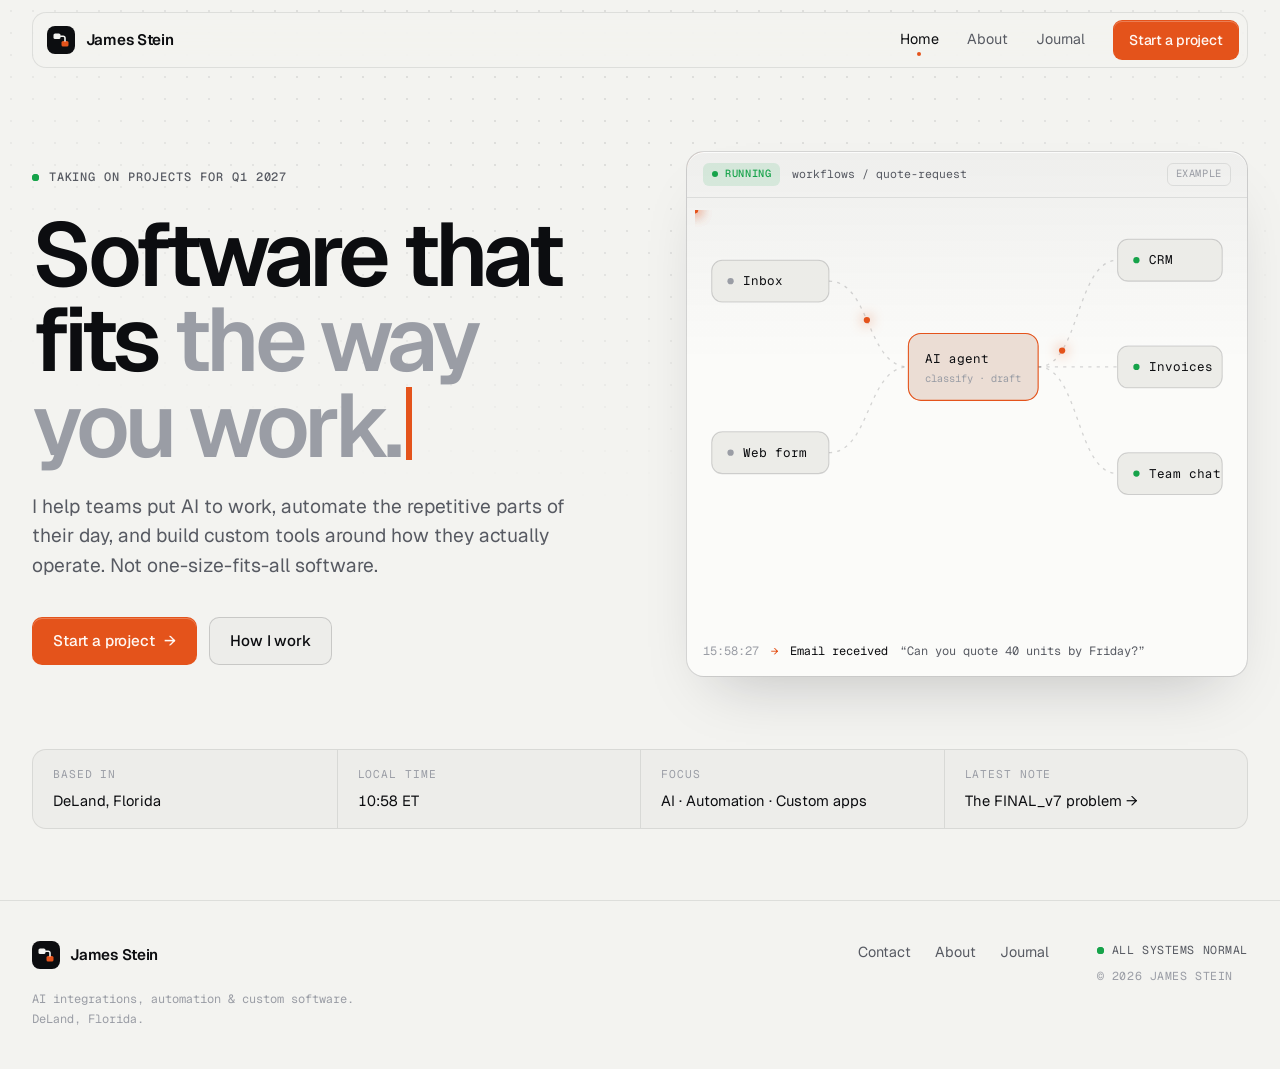
<file: index.html>
<!doctype html>
<html lang="en">
<head>
  <meta charset="utf-8">
  <meta name="viewport" content="width=device-width, initial-scale=1">
  <title>James Stein — AI integrations, automation &amp; custom software</title>
  <meta name="description" content="James Stein helps businesses put AI to work, automate repetitive workflows, and build custom applications designed around how they operate.">
  <meta name="theme-color" content="#08090b" media="(prefers-color-scheme: dark)">
  <meta name="theme-color" content="#f3f3f0" media="(prefers-color-scheme: light)">
  <link rel="icon" href="data:image/svg+xml,%3Csvg xmlns='http://www.w3.org/2000/svg' viewBox='0 0 28 28'%3E%3Crect width='28' height='28' rx='8' fill='%230e1014'/%3E%3Crect x='6.5' y='7.5' width='7' height='5.5' rx='1.6' fill='%23ededee'/%3E%3Crect x='14.5' y='15' width='7' height='5.5' rx='1.6' fill='%23ff6b2c'/%3E%3Cpath d='M13.5 10.25h2.75a1.75 1.75 0 0 1 1.75 1.75V15' stroke='%23ededee' stroke-width='1.6' fill='none' stroke-linecap='round'/%3E%3C/svg%3E">
  <link rel="preconnect" href="https://fonts.googleapis.com">
  <link rel="preconnect" href="https://fonts.gstatic.com" crossorigin>
  <link href="https://fonts.googleapis.com/css2?family=Geist:wght@400;500;600&family=Geist+Mono:wght@400;500&display=swap" rel="stylesheet">
  <link rel="stylesheet" href="css/style.css">
</head>
<body>
  <a class="skip" href="#main">Skip to content</a>

  <header class="site-header">
    <div class="nav-shell">
      <a class="brand" href="index.html" aria-label="James Stein, home">
        <svg class="brand-mark" viewBox="0 0 28 28" aria-hidden="true"><rect class="bm-bg" width="28" height="28" rx="8"/><rect class="bm-node" x="6.5" y="7.5" width="7" height="5.5" rx="1.6"/><rect class="bm-hot" x="14.5" y="15" width="7" height="5.5" rx="1.6"/><path class="bm-line" d="M13.5 10.25h2.75a1.75 1.75 0 0 1 1.75 1.75V15"/></svg>
        <span class="brand-name">James Stein</span>
      </a>
      <nav class="nav" aria-label="Main">
        <a class="nav-home" href="index.html" aria-current="page">Home</a>
        <a href="about.html">About</a>
        <a href="blog.html">Journal</a>
      </nav>
      <a class="button button-sm" href="contact.html" data-contact>Start a project</a>
    </div>
  </header>

  <main id="main" class="hero">
    <div class="container hero-grid">
      <div class="hero-copy">
        <p class="kicker reveal" style="--i:0"><span class="live-dot" aria-hidden="true"></span>Taking on projects for Q1 2027</p>
        <h1 class="reveal" style="--i:1">Software that fits <span class="dim">the way you work.</span><span class="caret" aria-hidden="true"></span></h1>
        <p class="lede reveal" style="--i:2">I help teams put AI to work, automate the repetitive parts of their day, and build custom tools around how they actually operate. Not one-size-fits-all software.</p>
        <div class="actions reveal" style="--i:3">
          <a class="button" href="contact.html" data-contact>Start a project <span class="arrow" aria-hidden="true">&rarr;</span></a>
          <a class="button button-ghost" href="about.html">How I work</a>
        </div>
      </div>

      <figure class="console reveal" style="--i:3" aria-label="Example of an automated workflow: an AI agent reads an incoming request and routes it to a CRM, invoicing and team chat.">
        <div class="console-bar">
          <span class="chip"><i></i>Running</span>
          <span class="path">workflows / quote-request</span>
          <span class="tag">Example</span>
        </div>

        <svg class="graph" viewBox="0 0 520 300" aria-hidden="true">
          <path id="e1" class="edge" d="M128 68 C 168 68, 164 150, 204 150"/>
          <path id="e2" class="edge" d="M128 232 C 168 232, 164 150, 204 150"/>
          <path id="e3" class="edge" d="M328 150 C 368 150, 364 48, 404 48"/>
          <path id="e4" class="edge" d="M328 150 L 404 150"/>
          <path id="e5" class="edge" d="M328 150 C 368 150, 364 252, 404 252"/>

          <circle class="packet" r="3"><animateMotion dur="2.4s" begin="0s" repeatCount="indefinite"><mpath href="#e1"/></animateMotion></circle>
          <circle class="packet" r="3"><animateMotion dur="2.4s" begin="1.3s" repeatCount="indefinite"><mpath href="#e2"/></animateMotion></circle>
          <circle class="packet" r="3"><animateMotion dur="2.4s" begin="0.6s" repeatCount="indefinite"><mpath href="#e3"/></animateMotion></circle>
          <circle class="packet" r="3"><animateMotion dur="2.4s" begin="1.4s" repeatCount="indefinite"><mpath href="#e4"/></animateMotion></circle>
          <circle class="packet" r="3"><animateMotion dur="2.4s" begin="2s" repeatCount="indefinite"><mpath href="#e5"/></animateMotion></circle>

          <g class="node" transform="translate(16 48)"><rect width="112" height="40" rx="10"/><circle class="nd" cx="18" cy="20" r="3"/><text x="30" y="24">Inbox</text></g>
          <g class="node" transform="translate(16 212)"><rect width="112" height="40" rx="10"/><circle class="nd" cx="18" cy="20" r="3"/><text x="30" y="24">Web form</text></g>

          <g class="node node-ai" transform="translate(204 118)"><rect class="halo" width="124" height="64" rx="12"/><rect width="124" height="64" rx="12"/><text x="16" y="28">AI agent</text><text class="sub" x="16" y="46">classify · draft</text></g>

          <g class="node out" transform="translate(404 28)"><rect width="100" height="40" rx="10"/><circle class="nd" cx="18" cy="20" r="3"/><text x="30" y="24">CRM</text></g>
          <g class="node out" transform="translate(404 130)"><rect width="100" height="40" rx="10"/><circle class="nd" cx="18" cy="20" r="3"/><text x="30" y="24">Invoices</text></g>
          <g class="node out" transform="translate(404 232)"><rect width="100" height="40" rx="10"/><circle class="nd" cx="18" cy="20" r="3"/><text x="30" y="24">Team chat</text></g>
        </svg>

        <div class="console-log" data-log aria-hidden="true"></div>
      </figure>
    </div>

    <div class="container">
      <dl class="meta-strip reveal" style="--i:5">
        <div><dt>Based in</dt><dd>DeLand, Florida</dd></div>
        <div><dt>Local time</dt><dd><span data-clock>--:--</span> ET</dd></div>
        <div><dt>Focus</dt><dd>AI &middot; Automation &middot; Custom apps</dd></div>
        <div><dt>Latest note</dt><dd><a href="posts/every-office-has-a-spreadsheet.html">The FINAL_v7 problem &rarr;</a></dd></div>
      </dl>
    </div>
  </main>

  <footer class="site-footer">
    <div class="container footer-grid">
      <div class="footer-brand">
        <a class="brand" href="index.html"><svg class="brand-mark" viewBox="0 0 28 28" aria-hidden="true"><rect class="bm-bg" width="28" height="28" rx="8"/><rect class="bm-node" x="6.5" y="7.5" width="7" height="5.5" rx="1.6"/><rect class="bm-hot" x="14.5" y="15" width="7" height="5.5" rx="1.6"/><path class="bm-line" d="M13.5 10.25h2.75a1.75 1.75 0 0 1 1.75 1.75V15"/></svg>James Stein</a>
        <p>AI integrations, automation &amp; custom software.<br>DeLand, Florida.</p>
      </div>
      <nav class="footer-links" aria-label="Footer">
        <a href="contact.html" data-contact>Contact</a>
        <a href="about.html">About</a>
        <a href="blog.html">Journal</a>
      </nav>
      <div class="footer-meta">
        <span class="status"><span class="live-dot" aria-hidden="true"></span>All systems normal</span>
        <span>&copy; <span data-year>2026</span> James Stein</span>
      </div>
    </div>
  </footer>
  <script src="js/site.js"></script>
</body>
</html>
</file>
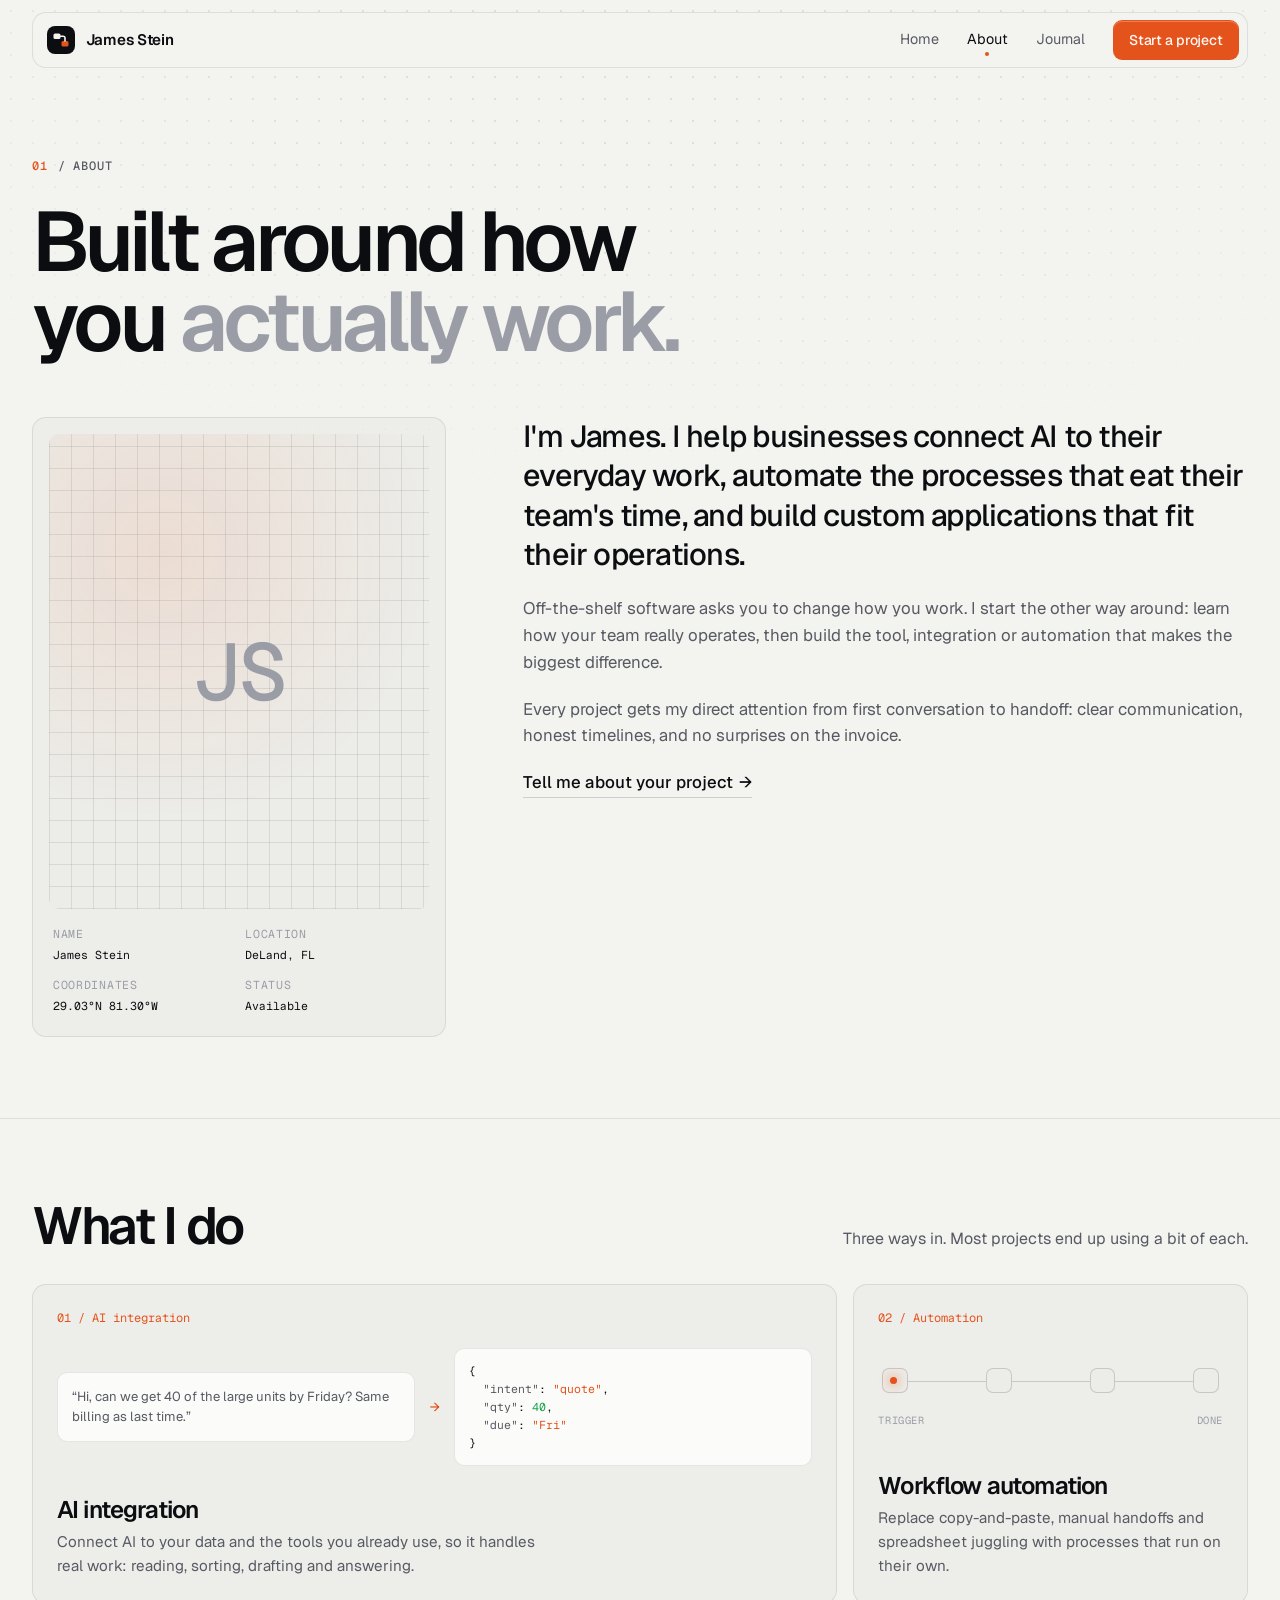
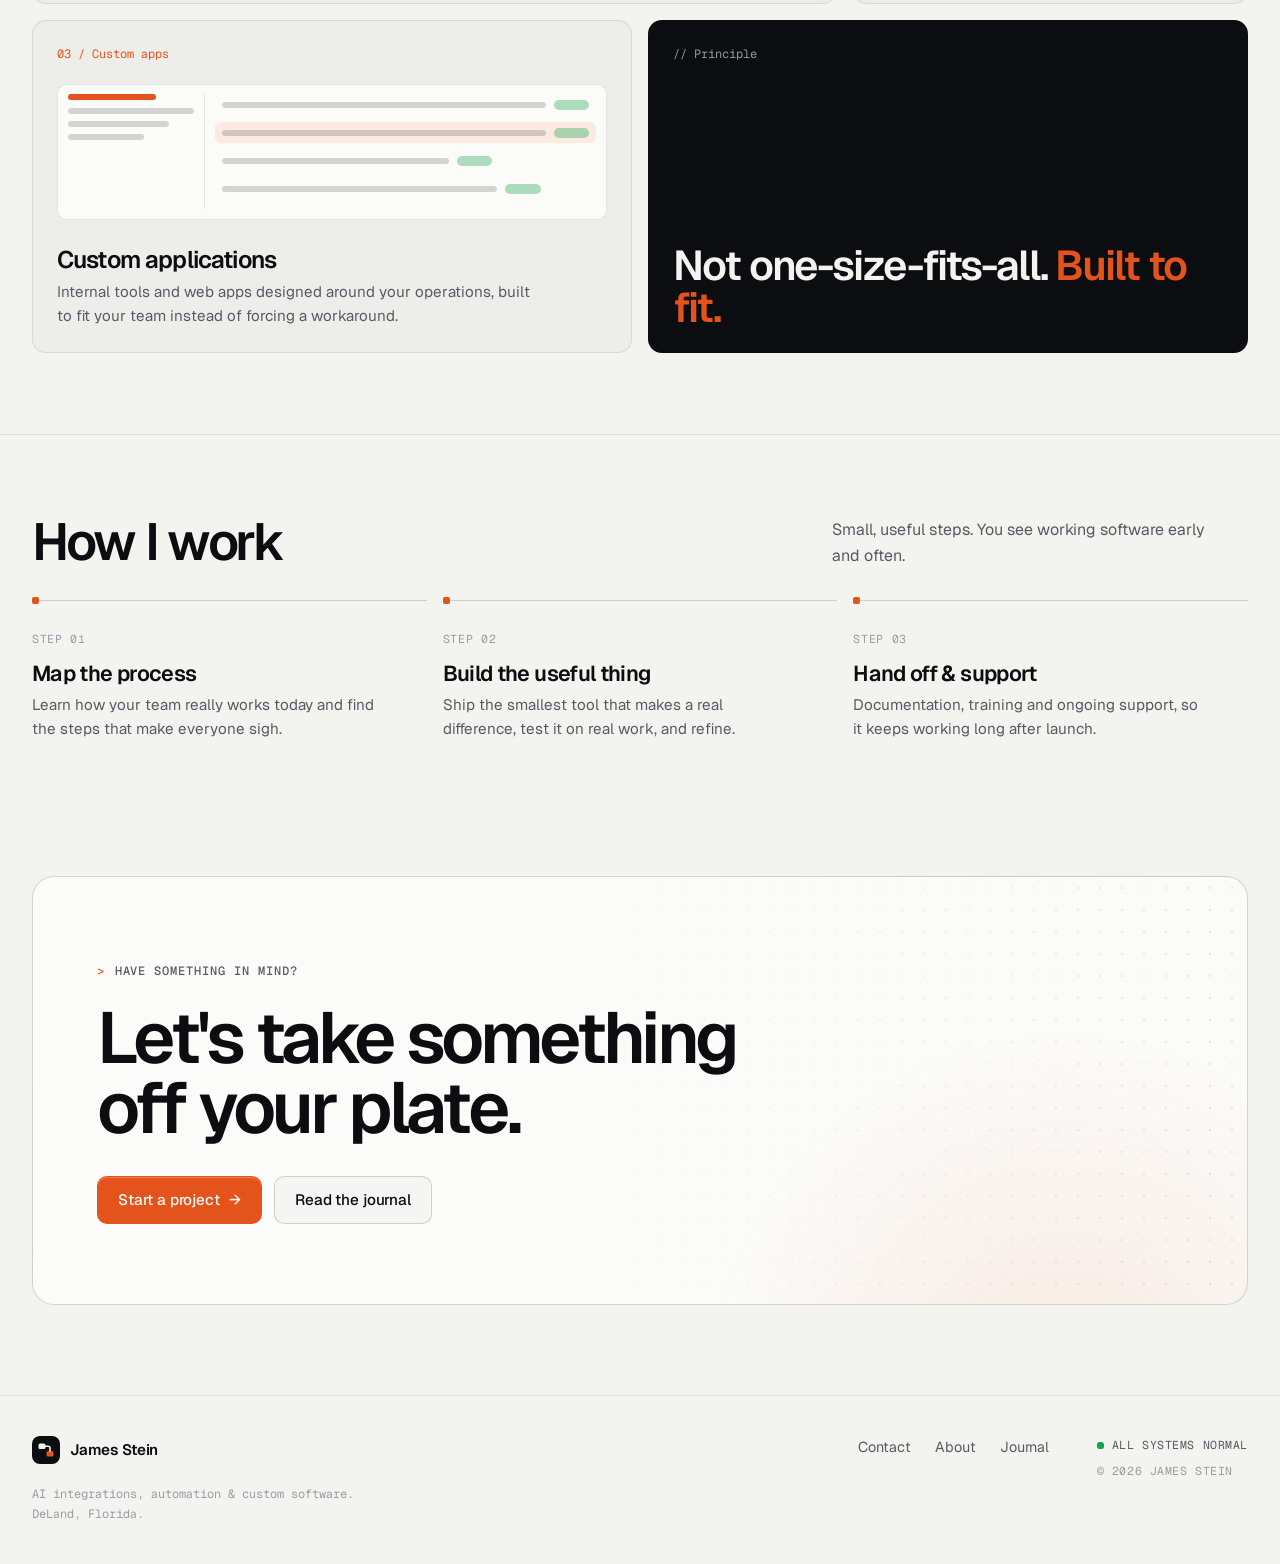
<file: about.html>
<!doctype html>
<html lang="en">
<head>
  <meta charset="utf-8">
  <meta name="viewport" content="width=device-width, initial-scale=1">
  <title>About — James Stein</title>
  <meta name="description" content="About James Stein: AI integrations, workflow automation and custom applications built around how your business operates.">
  <meta name="theme-color" content="#08090b" media="(prefers-color-scheme: dark)">
  <meta name="theme-color" content="#f3f3f0" media="(prefers-color-scheme: light)">
  <link rel="icon" href="data:image/svg+xml,%3Csvg xmlns='http://www.w3.org/2000/svg' viewBox='0 0 28 28'%3E%3Crect width='28' height='28' rx='8' fill='%230e1014'/%3E%3Crect x='6.5' y='7.5' width='7' height='5.5' rx='1.6' fill='%23ededee'/%3E%3Crect x='14.5' y='15' width='7' height='5.5' rx='1.6' fill='%23ff6b2c'/%3E%3Cpath d='M13.5 10.25h2.75a1.75 1.75 0 0 1 1.75 1.75V15' stroke='%23ededee' stroke-width='1.6' fill='none' stroke-linecap='round'/%3E%3C/svg%3E">
  <link rel="preconnect" href="https://fonts.googleapis.com">
  <link rel="preconnect" href="https://fonts.gstatic.com" crossorigin>
  <link href="https://fonts.googleapis.com/css2?family=Geist:wght@400;500;600&family=Geist+Mono:wght@400;500&display=swap" rel="stylesheet">
  <link rel="stylesheet" href="css/style.css">
</head>
<body>
  <a class="skip" href="#main">Skip to content</a>

  <header class="site-header">
    <div class="nav-shell">
      <a class="brand" href="index.html" aria-label="James Stein, home">
        <svg class="brand-mark" viewBox="0 0 28 28" aria-hidden="true"><rect class="bm-bg" width="28" height="28" rx="8"/><rect class="bm-node" x="6.5" y="7.5" width="7" height="5.5" rx="1.6"/><rect class="bm-hot" x="14.5" y="15" width="7" height="5.5" rx="1.6"/><path class="bm-line" d="M13.5 10.25h2.75a1.75 1.75 0 0 1 1.75 1.75V15"/></svg>
        <span class="brand-name">James Stein</span>
      </a>
      <nav class="nav" aria-label="Main">
        <a class="nav-home" href="index.html">Home</a>
        <a href="about.html" aria-current="page">About</a>
        <a href="blog.html">Journal</a>
      </nav>
      <a class="button button-sm" href="contact.html" data-contact>Start a project</a>
    </div>
  </header>

  <main id="main">
    <section class="page-head container">
      <p class="kicker reveal" style="--i:0"><span class="idx">01</span> / About</p>
      <h1 class="reveal" style="--i:1">Built around how you <span class="dim">actually work.</span></h1>
    </section>

    <section class="intro-grid container">
      <div class="card id-card reveal" style="--i:2">
        <div class="id-photo">
          <!-- Replace with: <img src="images/portrait.jpg" alt="Portrait of James Stein"> -->
          <span class="initials" aria-hidden="true">JS</span>
        </div>
        <dl class="id-meta">
          <div><dt>Name</dt><dd>James Stein</dd></div>
          <div><dt>Location</dt><dd>DeLand, FL</dd></div>
          <div><dt>Coordinates</dt><dd>29.03&deg;N 81.30&deg;W</dd></div>
          <div><dt>Status</dt><dd>Available</dd></div>
        </dl>
      </div>

      <div class="prose reveal" style="--i:3">
        <p class="big">I'm James. I help businesses connect AI to their everyday work, automate the processes that eat their team's time, and build custom applications that fit their operations.</p>
        <!-- Bio goes here: two or three sentences on your background, what you've built, and who you like working with. -->
        <p>Off-the-shelf software asks you to change how you work. I start the other way around: learn how your team really operates, then build the tool, integration or automation that makes the biggest difference.</p>
        <p>Every project gets my direct attention from first conversation to handoff: clear communication, honest timelines, and no surprises on the invoice.</p>
        <p><a class="link" href="contact.html" data-contact>Tell me about your project <span class="arrow" aria-hidden="true">&rarr;</span></a></p>
      </div>
    </section>

    <hr class="rule">

    <section class="section container">
      <div class="section-head">
        <h2>What I do</h2>
        <p>Three ways in. Most projects end up using a bit of each.</p>
      </div>

      <div class="bento">
        <article class="card span-4">
          <span class="num">01 / AI integration</span>
          <div class="viz viz-ai" aria-hidden="true">
            <div class="in">&ldquo;Hi, can we get 40 of the large units by Friday? Same billing as last time.&rdquo;</div>
            <div class="mid">&rarr;</div>
            <div class="out">{<br>&nbsp;&nbsp;<span class="k">"intent"</span>: <span class="s">"quote"</span>,<br>&nbsp;&nbsp;<span class="k">"qty"</span>: <span class="n">40</span>,<br>&nbsp;&nbsp;<span class="k">"due"</span>: <span class="s">"Fri"</span><br>}</div>
          </div>
          <h3>AI integration</h3>
          <p>Connect AI to your data and the tools you already use, so it handles real work: reading, sorting, drafting and answering.</p>
        </article>

        <article class="card span-2">
          <span class="num">02 / Automation</span>
          <div class="viz" aria-hidden="true">
            <div class="viz-pipe"><span class="stage"></span><span class="stage"></span><span class="stage"></span><span class="stage"></span><span class="pulse"></span></div>
            <div class="viz-pipe-labels"><span>Trigger</span><span>Done</span></div>
          </div>
          <h3>Workflow automation</h3>
          <p>Replace copy-and-paste, manual handoffs and spreadsheet juggling with processes that run on their own.</p>
        </article>

        <article class="card span-3">
          <span class="num">03 / Custom apps</span>
          <div class="viz viz-app" aria-hidden="true">
            <div class="side"><span class="bar hot"></span><span class="bar"></span><span class="bar" style="width:80%"></span><span class="bar" style="width:60%"></span></div>
            <div class="main">
              <div class="row"><span class="bar"></span><span class="pill"></span></div>
              <div class="row sel"><span class="bar"></span><span class="pill"></span></div>
              <div class="row"><span class="bar" style="flex:.7"></span><span class="pill"></span></div>
              <div class="row"><span class="bar" style="flex:.85"></span><span class="pill"></span></div>
            </div>
          </div>
          <h3>Custom applications</h3>
          <p>Internal tools and web apps designed around your operations, built to fit your team instead of forcing a workaround.</p>
        </article>

        <article class="card span-3 statement">
          <span class="num">// Principle</span>
          <blockquote>Not one-size-fits-all. <em>Built to fit.</em></blockquote>
        </article>
      </div>
    </section>

    <hr class="rule">

    <section class="section container">
      <div class="section-head">
        <h2>How I work</h2>
        <p>Small, useful steps. You see working software early and often.</p>
      </div>
      <ol class="process">
        <li>
          <span class="step">Step 01</span>
          <h3>Map the process</h3>
          <p>Learn how your team really works today and find the steps that make everyone sigh.</p>
        </li>
        <li>
          <span class="step">Step 02</span>
          <h3>Build the useful thing</h3>
          <p>Ship the smallest tool that makes a real difference, test it on real work, and refine.</p>
        </li>
        <li>
          <span class="step">Step 03</span>
          <h3>Hand off &amp; support</h3>
          <p>Documentation, training and ongoing support, so it keeps working long after launch.</p>
        </li>
      </ol>
    </section>

    <section class="container">
      <div class="cta-panel">
        <p class="kicker"><span class="idx">&gt;</span> Have something in mind?</p>
        <h2>Let's take something off your plate.</h2>
        <div class="actions">
          <a class="button" href="contact.html" data-contact>Start a project <span class="arrow" aria-hidden="true">&rarr;</span></a>
          <a class="button button-ghost" href="blog.html">Read the journal</a>
        </div>
      </div>
    </section>
  </main>

  <footer class="site-footer">
    <div class="container footer-grid">
      <div class="footer-brand">
        <a class="brand" href="index.html"><svg class="brand-mark" viewBox="0 0 28 28" aria-hidden="true"><rect class="bm-bg" width="28" height="28" rx="8"/><rect class="bm-node" x="6.5" y="7.5" width="7" height="5.5" rx="1.6"/><rect class="bm-hot" x="14.5" y="15" width="7" height="5.5" rx="1.6"/><path class="bm-line" d="M13.5 10.25h2.75a1.75 1.75 0 0 1 1.75 1.75V15"/></svg>James Stein</a>
        <p>AI integrations, automation &amp; custom software.<br>DeLand, Florida.</p>
      </div>
      <nav class="footer-links" aria-label="Footer">
        <a href="contact.html" data-contact>Contact</a>
        <a href="about.html">About</a>
        <a href="blog.html">Journal</a>
      </nav>
      <div class="footer-meta">
        <span class="status"><span class="live-dot" aria-hidden="true"></span>All systems normal</span>
        <span>&copy; <span data-year>2026</span> James Stein</span>
      </div>
    </div>
  </footer>
  <script src="js/site.js"></script>
</body>
</html>
</file>
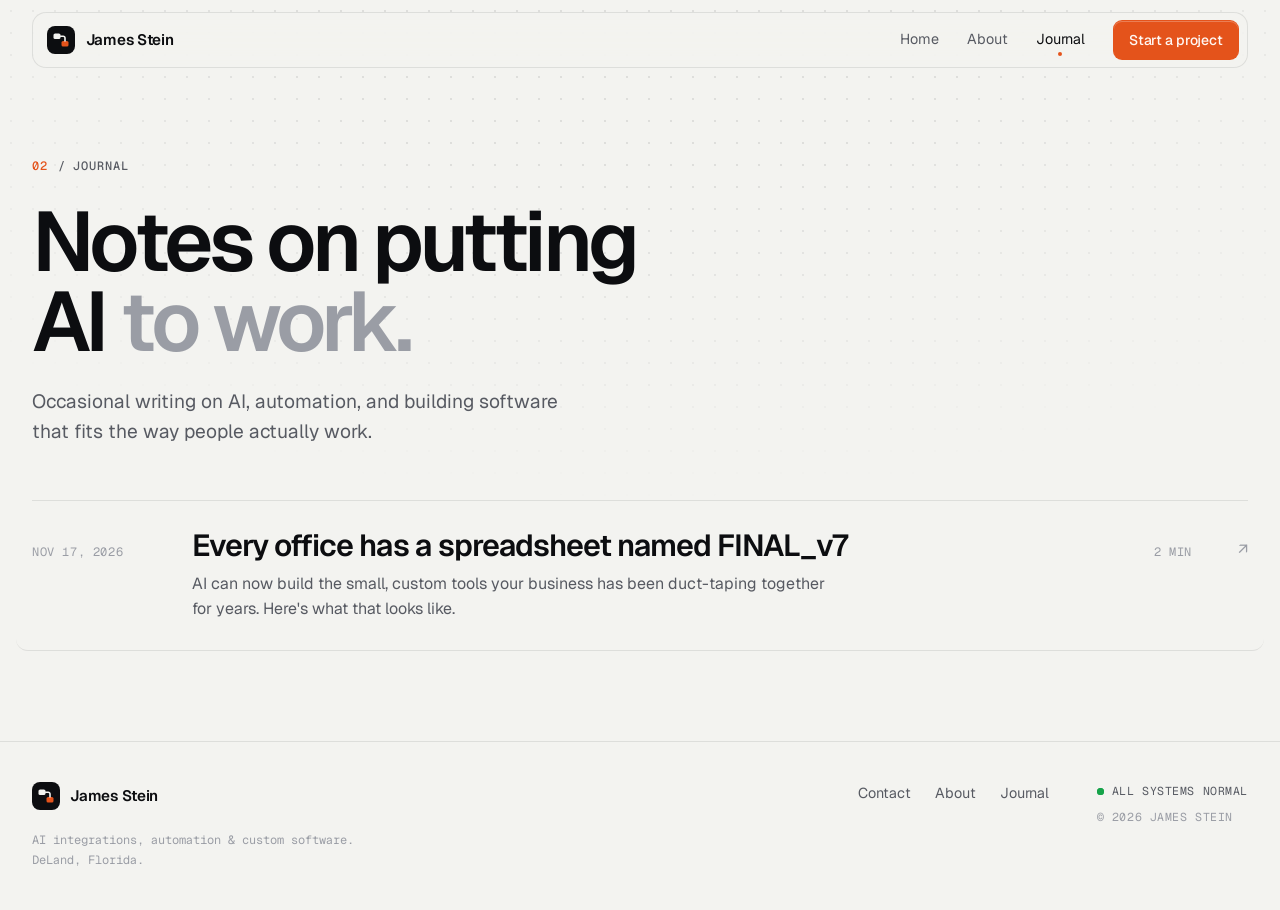
<file: blog.html>
<!doctype html>
<html lang="en">
<head>
  <meta charset="utf-8">
  <meta name="viewport" content="width=device-width, initial-scale=1">
  <title>Journal — James Stein</title>
  <meta name="description" content="Notes on AI, automation and building software that fits, by James Stein.">
  <meta name="theme-color" content="#08090b" media="(prefers-color-scheme: dark)">
  <meta name="theme-color" content="#f3f3f0" media="(prefers-color-scheme: light)">
  <link rel="icon" href="data:image/svg+xml,%3Csvg xmlns='http://www.w3.org/2000/svg' viewBox='0 0 28 28'%3E%3Crect width='28' height='28' rx='8' fill='%230e1014'/%3E%3Crect x='6.5' y='7.5' width='7' height='5.5' rx='1.6' fill='%23ededee'/%3E%3Crect x='14.5' y='15' width='7' height='5.5' rx='1.6' fill='%23ff6b2c'/%3E%3Cpath d='M13.5 10.25h2.75a1.75 1.75 0 0 1 1.75 1.75V15' stroke='%23ededee' stroke-width='1.6' fill='none' stroke-linecap='round'/%3E%3C/svg%3E">
  <link rel="preconnect" href="https://fonts.googleapis.com">
  <link rel="preconnect" href="https://fonts.gstatic.com" crossorigin>
  <link href="https://fonts.googleapis.com/css2?family=Geist:wght@400;500;600&family=Geist+Mono:wght@400;500&display=swap" rel="stylesheet">
  <link rel="stylesheet" href="css/style.css">
</head>
<body>
  <a class="skip" href="#main">Skip to content</a>

  <header class="site-header">
    <div class="nav-shell">
      <a class="brand" href="index.html" aria-label="James Stein, home">
        <svg class="brand-mark" viewBox="0 0 28 28" aria-hidden="true"><rect class="bm-bg" width="28" height="28" rx="8"/><rect class="bm-node" x="6.5" y="7.5" width="7" height="5.5" rx="1.6"/><rect class="bm-hot" x="14.5" y="15" width="7" height="5.5" rx="1.6"/><path class="bm-line" d="M13.5 10.25h2.75a1.75 1.75 0 0 1 1.75 1.75V15"/></svg>
        <span class="brand-name">James Stein</span>
      </a>
      <nav class="nav" aria-label="Main">
        <a class="nav-home" href="index.html">Home</a>
        <a href="about.html">About</a>
        <a href="blog.html" aria-current="page">Journal</a>
      </nav>
      <a class="button button-sm" href="contact.html" data-contact>Start a project</a>
    </div>
  </header>

  <main id="main">
    <section class="page-head container">
      <p class="kicker reveal" style="--i:0"><span class="idx">02</span> / Journal</p>
      <h1 class="reveal" style="--i:1">Notes on putting AI <span class="dim">to work.</span></h1>
      <p class="lede reveal" style="--i:2">Occasional writing on AI, automation, and building software that fits the way people actually work.</p>
    </section>

    <section class="container reveal" style="--i:3">
      <!-- To add a post: copy an existing file in posts/, edit it, then add a new <li> at the top of this list. -->
      <ul class="post-list">
        <li>
          <a href="posts/every-office-has-a-spreadsheet.html">
            <time datetime="2026-11-17">Nov 17, 2026</time>
            <div>
              <h2>Every office has a spreadsheet named FINAL_v7</h2>
              <p>AI can now build the small, custom tools your business has been duct-taping together for years. Here's what that looks like.</p>
            </div>
            <span class="len">2 min</span>
            <span class="arrow" aria-hidden="true">&nearr;</span>
          </a>
        </li>
      </ul>
    </section>
  </main>

  <footer class="site-footer">
    <div class="container footer-grid">
      <div class="footer-brand">
        <a class="brand" href="index.html"><svg class="brand-mark" viewBox="0 0 28 28" aria-hidden="true"><rect class="bm-bg" width="28" height="28" rx="8"/><rect class="bm-node" x="6.5" y="7.5" width="7" height="5.5" rx="1.6"/><rect class="bm-hot" x="14.5" y="15" width="7" height="5.5" rx="1.6"/><path class="bm-line" d="M13.5 10.25h2.75a1.75 1.75 0 0 1 1.75 1.75V15"/></svg>James Stein</a>
        <p>AI integrations, automation &amp; custom software.<br>DeLand, Florida.</p>
      </div>
      <nav class="footer-links" aria-label="Footer">
        <a href="contact.html" data-contact>Contact</a>
        <a href="about.html">About</a>
        <a href="blog.html">Journal</a>
      </nav>
      <div class="footer-meta">
        <span class="status"><span class="live-dot" aria-hidden="true"></span>All systems normal</span>
        <span>&copy; <span data-year>2026</span> James Stein</span>
      </div>
    </div>
  </footer>
  <script src="js/site.js"></script>
</body>
</html>
</file>
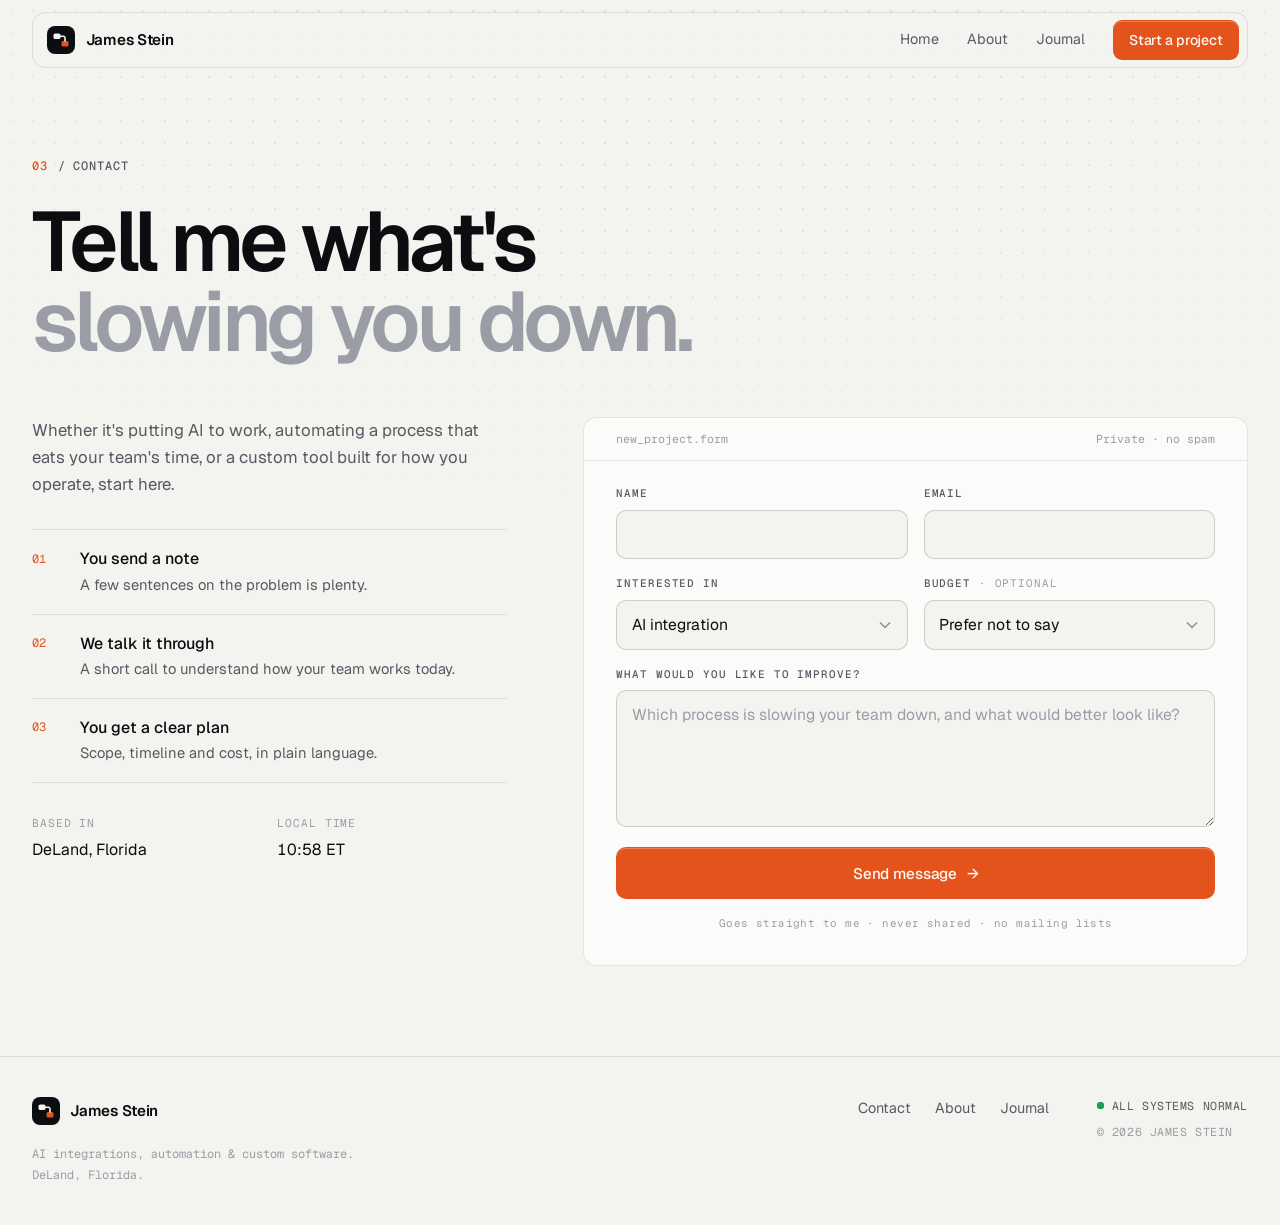
<file: contact.html>
<!doctype html>
<html lang="en">
<head>
  <meta charset="utf-8">
  <meta name="viewport" content="width=device-width, initial-scale=1">
  <title>Contact — James Stein</title>
  <meta name="description" content="Start a project with James Stein: AI integrations, workflow automation and custom applications.">
  <meta name="theme-color" content="#08090b" media="(prefers-color-scheme: dark)">
  <meta name="theme-color" content="#f3f3f0" media="(prefers-color-scheme: light)">
  <link rel="icon" href="data:image/svg+xml,%3Csvg xmlns='http://www.w3.org/2000/svg' viewBox='0 0 28 28'%3E%3Crect width='28' height='28' rx='8' fill='%230e1014'/%3E%3Crect x='6.5' y='7.5' width='7' height='5.5' rx='1.6' fill='%23ededee'/%3E%3Crect x='14.5' y='15' width='7' height='5.5' rx='1.6' fill='%23ff6b2c'/%3E%3Cpath d='M13.5 10.25h2.75a1.75 1.75 0 0 1 1.75 1.75V15' stroke='%23ededee' stroke-width='1.6' fill='none' stroke-linecap='round'/%3E%3C/svg%3E">
  <link rel="preconnect" href="https://fonts.googleapis.com">
  <link rel="preconnect" href="https://fonts.gstatic.com" crossorigin>
  <link href="https://fonts.googleapis.com/css2?family=Geist:wght@400;500;600&family=Geist+Mono:wght@400;500&display=swap" rel="stylesheet">
  <link rel="stylesheet" href="css/style.css">
</head>
<body>
  <a class="skip" href="#main">Skip to content</a>

  <header class="site-header">
    <div class="nav-shell">
      <a class="brand" href="index.html" aria-label="James Stein, home">
        <svg class="brand-mark" viewBox="0 0 28 28" aria-hidden="true"><rect class="bm-bg" width="28" height="28" rx="8"/><rect class="bm-node" x="6.5" y="7.5" width="7" height="5.5" rx="1.6"/><rect class="bm-hot" x="14.5" y="15" width="7" height="5.5" rx="1.6"/><path class="bm-line" d="M13.5 10.25h2.75a1.75 1.75 0 0 1 1.75 1.75V15"/></svg>
        <span class="brand-name">James Stein</span>
      </a>
      <nav class="nav" aria-label="Main">
        <a class="nav-home" href="index.html">Home</a>
        <a href="about.html">About</a>
        <a href="blog.html">Journal</a>
      </nav>
      <a class="button button-sm" href="contact.html" data-contact>Start a project</a>
    </div>
  </header>

  <main id="main">
    <section class="page-head container">
      <p class="kicker reveal" style="--i:0"><span class="idx">03</span> / Contact</p>
      <h1 class="reveal" style="--i:1">Tell me what's <span class="dim">slowing you down.</span></h1>
    </section>

    <section class="contact-grid container">
      <aside class="contact-aside reveal" style="--i:2">
        <p>Whether it's putting AI to work, automating a process that eats your team's time, or a custom tool built for how you operate, start here.</p>
        <ol class="next-steps">
          <li><span class="n">01</span><div><strong>You send a note</strong><span>A few sentences on the problem is plenty.</span></div></li>
          <li><span class="n">02</span><div><strong>We talk it through</strong><span>A short call to understand how your team works today.</span></div></li>
          <li><span class="n">03</span><div><strong>You get a clear plan</strong><span>Scope, timeline and cost, in plain language.</span></div></li>
        </ol>
        <dl class="kv">
          <div><dt>Based in</dt><dd>DeLand, Florida</dd></div>
          <div><dt>Local time</dt><dd><span data-clock>--:--</span> ET</dd></div>
        </dl>
      </aside>

      <div class="card form-card reveal" style="--i:3">
        <div class="form-card-head"><span>new_project.form</span><span>Private &middot; no spam</span></div>
        <div data-contact-mount>
          <noscript><p>Please enable JavaScript to use the contact form.</p></noscript>
        </div>
      </div>
    </section>
  </main>

  <footer class="site-footer">
    <div class="container footer-grid">
      <div class="footer-brand">
        <a class="brand" href="index.html"><svg class="brand-mark" viewBox="0 0 28 28" aria-hidden="true"><rect class="bm-bg" width="28" height="28" rx="8"/><rect class="bm-node" x="6.5" y="7.5" width="7" height="5.5" rx="1.6"/><rect class="bm-hot" x="14.5" y="15" width="7" height="5.5" rx="1.6"/><path class="bm-line" d="M13.5 10.25h2.75a1.75 1.75 0 0 1 1.75 1.75V15"/></svg>James Stein</a>
        <p>AI integrations, automation &amp; custom software.<br>DeLand, Florida.</p>
      </div>
      <nav class="footer-links" aria-label="Footer">
        <a href="contact.html" data-contact>Contact</a>
        <a href="about.html">About</a>
        <a href="blog.html">Journal</a>
      </nav>
      <div class="footer-meta">
        <span class="status"><span class="live-dot" aria-hidden="true"></span>All systems normal</span>
        <span>&copy; <span data-year>2026</span> James Stein</span>
      </div>
    </div>
  </footer>
  <script src="js/site.js"></script>
</body>
</html>
</file>
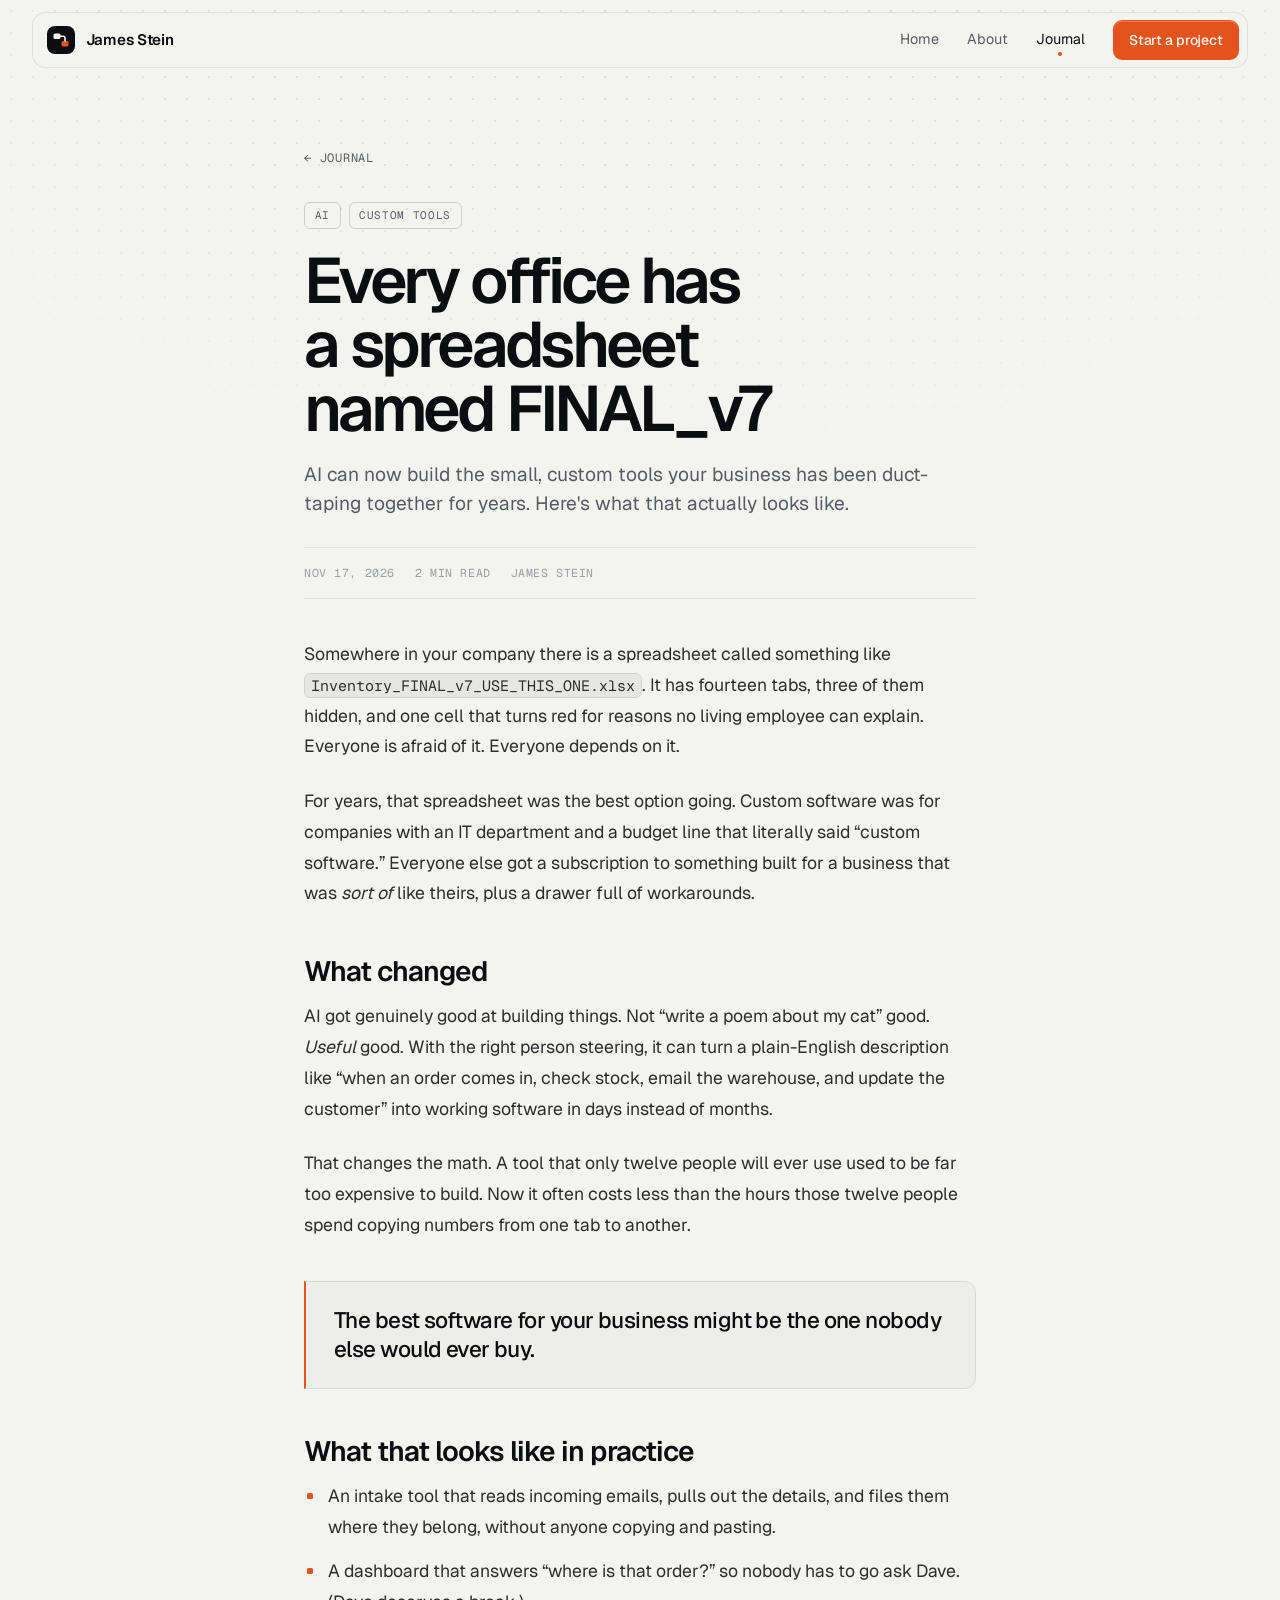
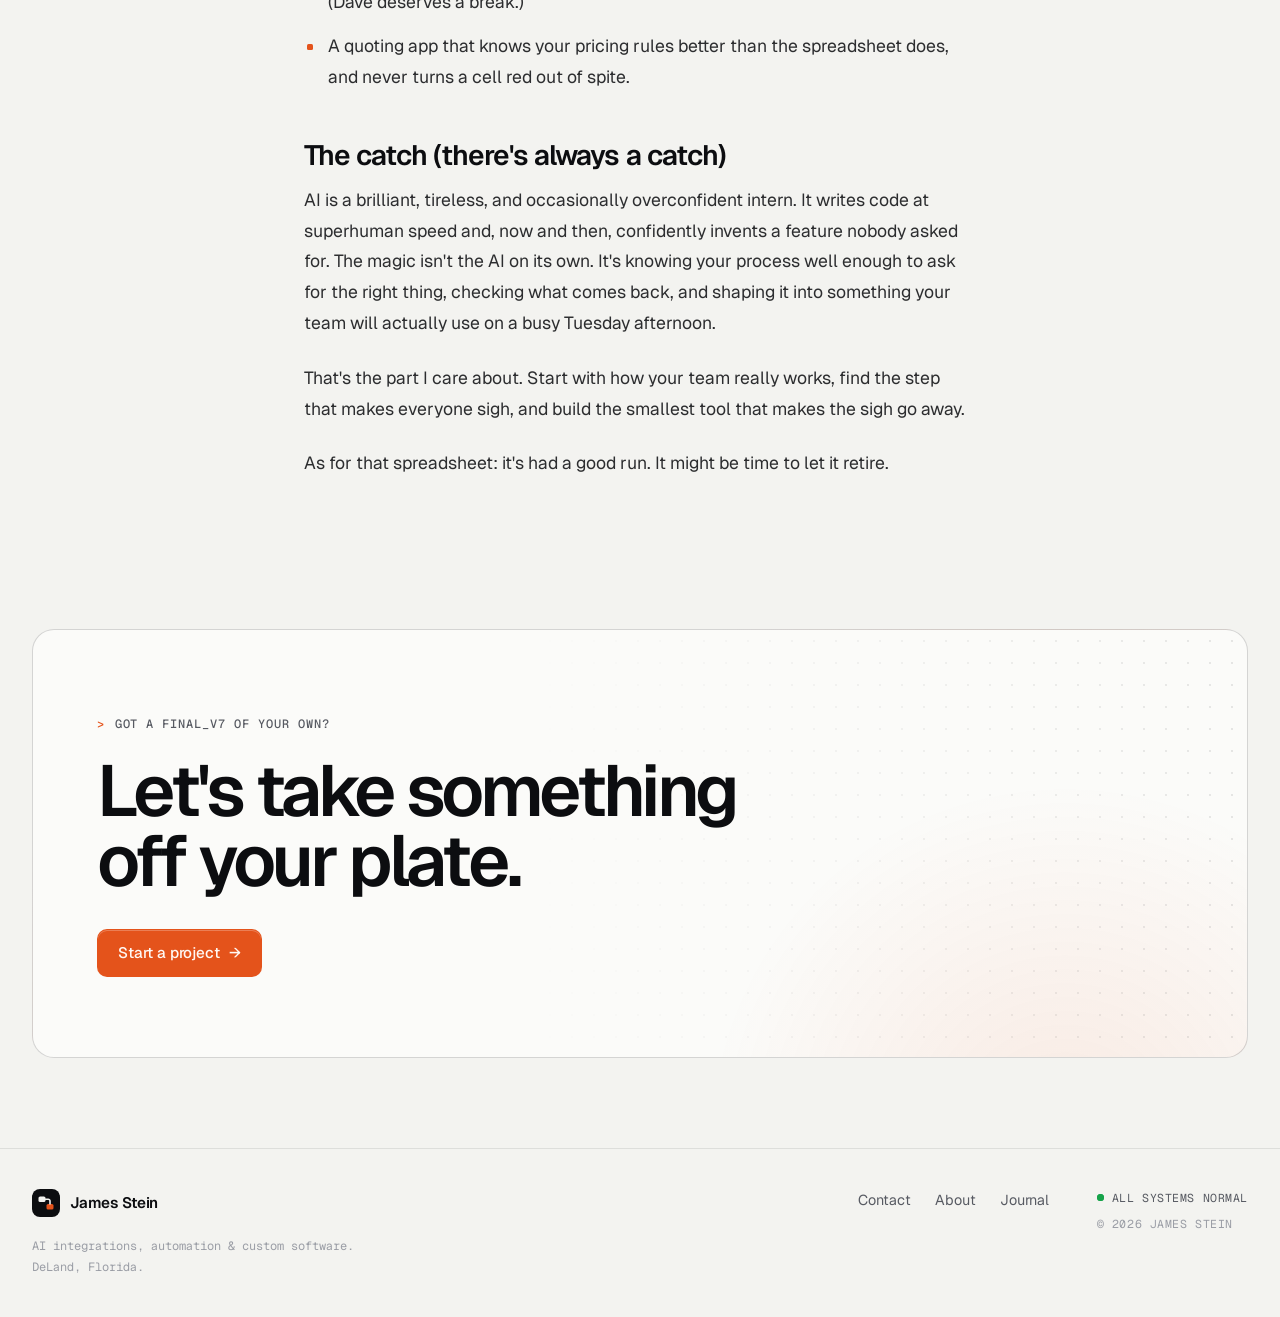
<file: posts/every-office-has-a-spreadsheet.html>
<!doctype html>
<html lang="en">
<head>
  <meta charset="utf-8">
  <meta name="viewport" content="width=device-width, initial-scale=1">
  <title>Every Office Has a Spreadsheet Named FINAL_v7 — James Stein</title>
  <meta name="description" content="AI can now build the small, custom tools businesses have been duct-taping together for years. Here's what that actually looks like.">
  <meta name="theme-color" content="#08090b" media="(prefers-color-scheme: dark)">
  <meta name="theme-color" content="#f3f3f0" media="(prefers-color-scheme: light)">
  <link rel="icon" href="data:image/svg+xml,%3Csvg xmlns='http://www.w3.org/2000/svg' viewBox='0 0 28 28'%3E%3Crect width='28' height='28' rx='8' fill='%230e1014'/%3E%3Crect x='6.5' y='7.5' width='7' height='5.5' rx='1.6' fill='%23ededee'/%3E%3Crect x='14.5' y='15' width='7' height='5.5' rx='1.6' fill='%23ff6b2c'/%3E%3Cpath d='M13.5 10.25h2.75a1.75 1.75 0 0 1 1.75 1.75V15' stroke='%23ededee' stroke-width='1.6' fill='none' stroke-linecap='round'/%3E%3C/svg%3E">
  <link rel="preconnect" href="https://fonts.googleapis.com">
  <link rel="preconnect" href="https://fonts.gstatic.com" crossorigin>
  <link href="https://fonts.googleapis.com/css2?family=Geist:wght@400;500;600&family=Geist+Mono:wght@400;500&display=swap" rel="stylesheet">
  <link rel="stylesheet" href="../css/style.css">
</head>
<body>
  <a class="skip" href="#main">Skip to content</a>
  <div class="progress" data-progress aria-hidden="true"></div>

  <header class="site-header">
    <div class="nav-shell">
      <a class="brand" href="../index.html" aria-label="James Stein, home">
        <svg class="brand-mark" viewBox="0 0 28 28" aria-hidden="true"><rect class="bm-bg" width="28" height="28" rx="8"/><rect class="bm-node" x="6.5" y="7.5" width="7" height="5.5" rx="1.6"/><rect class="bm-hot" x="14.5" y="15" width="7" height="5.5" rx="1.6"/><path class="bm-line" d="M13.5 10.25h2.75a1.75 1.75 0 0 1 1.75 1.75V15"/></svg>
        <span class="brand-name">James Stein</span>
      </a>
      <nav class="nav" aria-label="Main">
        <a class="nav-home" href="../index.html">Home</a>
        <a href="../about.html">About</a>
        <a href="../blog.html" aria-current="page">Journal</a>
      </nav>
      <a class="button button-sm" href="../contact.html" data-contact>Start a project</a>
    </div>
  </header>

  <main id="main">
    <article>
      <header class="post-head container narrow">
        <a class="back reveal" style="--i:0" href="../blog.html"><span aria-hidden="true">&larr;</span> Journal</a>
        <div class="tags reveal" style="--i:1"><span class="tag-pill">AI</span><span class="tag-pill">Custom tools</span></div>
        <h1 class="reveal" style="--i:2">Every office has a spreadsheet named FINAL_v7</h1>
        <p class="post-dek reveal" style="--i:3">AI can now build the small, custom tools your business has been duct-taping together for years. Here's what that actually looks like.</p>
        <div class="post-meta reveal" style="--i:4">
          <time datetime="2026-11-17">Nov 17, 2026</time>
          <span>2 min read</span>
          <span>James Stein</span>
        </div>
      </header>

      <div class="post-body container narrow reveal" style="--i:5">
        <p>Somewhere in your company there is a spreadsheet called something like <code>Inventory_FINAL_v7_USE_THIS_ONE.xlsx</code>. It has fourteen tabs, three of them hidden, and one cell that turns red for reasons no living employee can explain. Everyone is afraid of it. Everyone depends on it.</p>

        <p>For years, that spreadsheet was the best option going. Custom software was for companies with an IT department and a budget line that literally said &ldquo;custom software.&rdquo; Everyone else got a subscription to something built for a business that was <em>sort of</em> like theirs, plus a drawer full of workarounds.</p>

        <h2>What changed</h2>

        <p>AI got genuinely good at building things. Not &ldquo;write a poem about my cat&rdquo; good. <em>Useful</em> good. With the right person steering, it can turn a plain-English description like &ldquo;when an order comes in, check stock, email the warehouse, and update the customer&rdquo; into working software in days instead of months.</p>

        <p>That changes the math. A tool that only twelve people will ever use used to be far too expensive to build. Now it often costs less than the hours those twelve people spend copying numbers from one tab to another.</p>

        <blockquote>The best software for your business might be the one nobody else would ever buy.</blockquote>

        <h2>What that looks like in practice</h2>

        <ul>
          <li>An intake tool that reads incoming emails, pulls out the details, and files them where they belong, without anyone copying and pasting.</li>
          <li>A dashboard that answers &ldquo;where is that order?&rdquo; so nobody has to go ask Dave. (Dave deserves a break.)</li>
          <li>A quoting app that knows your pricing rules better than the spreadsheet does, and never turns a cell red out of spite.</li>
        </ul>

        <h2>The catch (there's always a catch)</h2>

        <p>AI is a brilliant, tireless, and occasionally overconfident intern. It writes code at superhuman speed and, now and then, confidently invents a feature nobody asked for. The magic isn't the AI on its own. It's knowing your process well enough to ask for the right thing, checking what comes back, and shaping it into something your team will actually use on a busy Tuesday afternoon.</p>

        <p>That's the part I care about. Start with how your team really works, find the step that makes everyone sigh, and build the smallest tool that makes the sigh go away.</p>

        <p>As for that spreadsheet: it's had a good run. It might be time to let it retire.</p>
      </div>
    </article>

    <section class="container">
      <div class="cta-panel">
        <p class="kicker"><span class="idx">&gt;</span> Got a FINAL_v7 of your own?</p>
        <h2>Let's take something off your plate.</h2>
        <div class="actions">
          <a class="button" href="../contact.html" data-contact>Start a project <span class="arrow" aria-hidden="true">&rarr;</span></a>
        </div>
      </div>
    </section>
  </main>

  <footer class="site-footer">
    <div class="container footer-grid">
      <div class="footer-brand">
        <a class="brand" href="../index.html"><svg class="brand-mark" viewBox="0 0 28 28" aria-hidden="true"><rect class="bm-bg" width="28" height="28" rx="8"/><rect class="bm-node" x="6.5" y="7.5" width="7" height="5.5" rx="1.6"/><rect class="bm-hot" x="14.5" y="15" width="7" height="5.5" rx="1.6"/><path class="bm-line" d="M13.5 10.25h2.75a1.75 1.75 0 0 1 1.75 1.75V15"/></svg>James Stein</a>
        <p>AI integrations, automation &amp; custom software.<br>DeLand, Florida.</p>
      </div>
      <nav class="footer-links" aria-label="Footer">
        <a href="../contact.html" data-contact>Contact</a>
        <a href="../about.html">About</a>
        <a href="../blog.html">Journal</a>
      </nav>
      <div class="footer-meta">
        <span class="status"><span class="live-dot" aria-hidden="true"></span>All systems normal</span>
        <span>&copy; <span data-year>2026</span> James Stein</span>
      </div>
    </div>
  </footer>
  <script src="../js/site.js"></script>
</body>
</html>
</file>
<file: css/style.css>
/* =========================================================
   James Stein — design system
   Graphite + signal orange. Geist / Geist Mono.
   ========================================================= */
:root {
  --bg: #08090b;
  --bg-2: #0e1014;
  --bg-3: #14171c;
  --surface: rgba(255, 255, 255, 0.025);
  --surface-2: rgba(255, 255, 255, 0.05);
  --line: rgba(255, 255, 255, 0.08);
  --line-2: rgba(255, 255, 255, 0.14);
  --text: #ededee;
  --muted: #9b9ea6;
  --faint: #5f636c;
  --accent: #ff6b2c;
  --accent-ink: #120904;
  --accent-soft: rgba(255, 107, 44, 0.14);
  --accent-glow: rgba(255, 107, 44, 0.35);
  --ok: #4ade80;
  --dot: rgba(255, 255, 255, 0.075);
  --shadow: 0 1px 0 rgba(255, 255, 255, 0.04) inset, 0 30px 80px -30px rgba(0, 0, 0, 0.8);

  --wide: 76rem;
  --gutter: clamp(1rem, 4vw, 2rem);
  --radius: 14px;
  --font-sans: "Geist", ui-sans-serif, system-ui, -apple-system, "Segoe UI", sans-serif;
  --font-mono: "Geist Mono", ui-monospace, "SFMono-Regular", Menlo, Consolas, monospace;
  --ease: cubic-bezier(0.2, 0.7, 0.2, 1);
  color-scheme: dark;
}

@media (prefers-color-scheme: light) {
  :root {
    --bg: #f3f3f0;
    --bg-2: #fbfbf9;
    --bg-3: #ecece8;
    --surface: rgba(10, 12, 16, 0.025);
    --surface-2: rgba(10, 12, 16, 0.05);
    --line: rgba(10, 12, 16, 0.09);
    --line-2: rgba(10, 12, 16, 0.16);
    --text: #0c0d10;
    --muted: #575a62;
    --faint: #9a9da5;
    --accent: #e4531b;
    --accent-ink: #fff8f4;
    --accent-soft: rgba(228, 83, 27, 0.1);
    --accent-glow: rgba(228, 83, 27, 0.25);
    --ok: #16a34a;
    --dot: rgba(10, 12, 16, 0.09);
    --shadow: 0 1px 0 rgba(255, 255, 255, 0.8) inset, 0 30px 60px -30px rgba(20, 20, 30, 0.25);
    color-scheme: light;
  }
}

/* =========================================================
   Base
   ========================================================= */
*,
*::before,
*::after { box-sizing: border-box; }

html { -webkit-text-size-adjust: 100%; scroll-behavior: smooth; }

body {
  position: relative;
  isolation: isolate;
  margin: 0;
  min-height: 100vh;
  display: flex;
  flex-direction: column;
  overflow-x: hidden;
  background: var(--bg);
  color: var(--text);
  font-family: var(--font-sans);
  font-size: 1rem;
  line-height: 1.6;
  font-feature-settings: "ss01", "cv11";
  -webkit-font-smoothing: antialiased;
  -moz-osx-font-smoothing: grayscale;
}

/* Dot grid, fading out toward the bottom */
body::before {
  content: "";
  position: fixed;
  inset: 0;
  z-index: -2;
  pointer-events: none;
  background-image: radial-gradient(var(--dot) 1px, transparent 1.2px);
  background-size: 22px 22px;
  -webkit-mask-image: radial-gradient(ellipse 90% 70% at 50% 0%, #000 30%, transparent 80%);
  mask-image: radial-gradient(ellipse 90% 70% at 50% 0%, #000 30%, transparent 80%);
}

/* Cursor spotlight (position set by JS) */
body::after {
  content: "";
  position: fixed;
  inset: 0;
  z-index: -1;
  pointer-events: none;
  opacity: var(--spot, 0);
  transition: opacity 0.6s var(--ease);
  background: radial-gradient(420px circle at var(--mx, 50%) var(--my, 30%), var(--accent-soft), transparent 70%);
}

::selection { background: var(--accent); color: var(--accent-ink); }

a { color: inherit; }

:focus-visible {
  outline: 2px solid var(--accent);
  outline-offset: 3px;
  border-radius: 6px;
}

h1, h2, h3 {
  margin: 0;
  font-weight: 600;
  letter-spacing: -0.04em;
  line-height: 1;
  text-wrap: balance;
}

p { text-wrap: pretty; }

img { max-width: 100%; height: auto; display: block; }

.container {
  width: 100%;
  max-width: calc(var(--wide) + 2 * var(--gutter));
  margin: 0 auto;
  padding-inline: var(--gutter);
}

.narrow { max-width: calc(42rem + 2 * var(--gutter)); }

.mono { font-family: var(--font-mono); }

.kicker {
  display: inline-flex;
  align-items: center;
  gap: 0.6rem;
  margin: 0;
  font-family: var(--font-mono);
  font-size: 0.75rem;
  font-weight: 500;
  letter-spacing: 0.08em;
  text-transform: uppercase;
  color: var(--muted);
}

.kicker .idx { color: var(--accent); }

.dim { color: var(--faint); }

.live-dot {
  position: relative;
  width: 7px;
  height: 7px;
  border-radius: 50%;
  background: var(--ok);
  flex: none;
}

.live-dot::after {
  content: "";
  position: absolute;
  inset: 0;
  border-radius: 50%;
  background: var(--ok);
  animation: ping 2.4s var(--ease) infinite;
}

@keyframes ping {
  0% { transform: scale(1); opacity: 0.7; }
  80%, 100% { transform: scale(3); opacity: 0; }
}

.caret {
  display: inline-block;
  width: 0.07em;
  height: 0.82em;
  margin-left: 0.08em;
  vertical-align: -0.04em;
  background: var(--accent);
  animation: blink 1.1s steps(1) infinite;
}

@keyframes blink { 50% { opacity: 0; } }

.skip { position: absolute; left: -999px; }
.skip:focus { left: 1rem; top: 1rem; z-index: 300; padding: 0.5rem 1rem; background: var(--bg-2); }

/* =========================================================
   Header
   ========================================================= */
.site-header {
  position: fixed;
  top: 0.75rem;
  left: 0;
  right: 0;
  z-index: 100;
  padding-inline: var(--gutter);
  pointer-events: none;
}

.nav-shell {
  pointer-events: auto;
  max-width: var(--wide);
  height: 3.5rem;
  margin: 0 auto;
  padding: 0 0.5rem 0 0.9rem;
  display: flex;
  align-items: center;
  gap: 1rem;
  border: 1px solid var(--line);
  border-radius: var(--radius);
  background: color-mix(in srgb, var(--bg) 72%, transparent);
  backdrop-filter: blur(16px) saturate(160%);
  -webkit-backdrop-filter: blur(16px) saturate(160%);
  transition: border-color 0.3s var(--ease), box-shadow 0.3s var(--ease);
}

.site-header.scrolled .nav-shell {
  border-color: var(--line-2);
  box-shadow: 0 12px 40px -20px rgba(0, 0, 0, 0.5);
}

.brand {
  display: inline-flex;
  align-items: center;
  gap: 0.65rem;
  text-decoration: none;
  font-weight: 600;
  font-size: 0.95rem;
  letter-spacing: -0.02em;
  margin-right: auto;
}

.brand-mark { width: 28px; height: 28px; flex: none; }
.brand-mark .bm-bg { fill: var(--text); }
.brand-mark .bm-node { fill: var(--bg); }
.brand-mark .bm-hot { fill: var(--accent); }
.brand-mark .bm-line { stroke: var(--bg); stroke-width: 1.6; fill: none; stroke-linecap: round; }

.nav { display: flex; align-items: center; gap: 0.25rem; }

.nav a {
  position: relative;
  padding: 0.45rem 0.75rem;
  border-radius: 8px;
  color: var(--muted);
  text-decoration: none;
  font-size: 0.9rem;
  transition: color 0.2s var(--ease), background-color 0.2s var(--ease);
}

.nav a:hover { color: var(--text); background: var(--surface-2); }
.nav a[aria-current="page"] { color: var(--text); }

.nav a[aria-current="page"]::before {
  content: "";
  position: absolute;
  left: 50%;
  bottom: 0.15rem;
  width: 4px;
  height: 4px;
  margin-left: -2px;
  border-radius: 50%;
  background: var(--accent);
}

@media (max-width: 640px) {
  .nav a.nav-home { display: none; }
}

@media (max-width: 420px) {
  .brand-name { display: none; }
  .nav a { padding-inline: 0.55rem; }
}

/* =========================================================
   Buttons
   ========================================================= */
.button {
  position: relative;
  display: inline-flex;
  align-items: center;
  justify-content: center;
  gap: 0.6rem;
  height: 3rem;
  padding: 0 1.25rem;
  border: 1px solid transparent;
  border-radius: 10px;
  background: var(--accent);
  color: var(--accent-ink);
  font: 500 0.95rem/1 var(--font-sans);
  letter-spacing: -0.01em;
  text-decoration: none;
  white-space: nowrap;
  cursor: pointer;
  box-shadow: 0 0 0 0 var(--accent-glow), 0 1px 0 rgba(255, 255, 255, 0.25) inset;
  transition: transform 0.25s var(--ease), box-shadow 0.35s var(--ease), background-color 0.2s var(--ease);
}

.button:hover {
  transform: translateY(-1px);
  box-shadow: 0 10px 34px -8px var(--accent-glow), 0 1px 0 rgba(255, 255, 255, 0.25) inset;
}

.button:active { transform: translateY(0); }

.button-sm { height: 2.5rem; padding: 0 0.95rem; font-size: 0.875rem; border-radius: 9px; }

.button-ghost {
  background: var(--surface);
  color: var(--text);
  border-color: var(--line-2);
  box-shadow: none;
}

.button-ghost:hover { background: var(--surface-2); border-color: var(--faint); box-shadow: none; }

.arrow { display: inline-block; transition: transform 0.3s var(--ease); }
.button:hover .arrow,
.link:hover .arrow { transform: translateX(3px); }

.link {
  display: inline-flex;
  align-items: center;
  gap: 0.4rem;
  color: var(--text);
  text-decoration: none;
  font-weight: 500;
  border-bottom: 1px solid var(--line-2);
  padding-bottom: 1px;
  transition: border-color 0.2s var(--ease), color 0.2s var(--ease);
}

.link:hover { border-color: var(--accent); }

@media (max-width: 640px) {
  .site-header .button-sm { padding: 0 0.8rem; }
}

/* =========================================================
   Landing hero
   ========================================================= */
main { flex: 1; }

.hero {
  display: flex;
  flex-direction: column;
  justify-content: center;
  min-height: 100svh;
  padding-block: 7.5rem 2.5rem;
}

.hero-grid {
  display: grid;
  grid-template-columns: minmax(0, 1.05fr) minmax(0, 1fr);
  gap: clamp(2rem, 5vw, 4.5rem);
  align-items: center;
}

@media (max-width: 980px) {
  .hero-grid { grid-template-columns: 1fr; }
}

.hero h1 {
  margin: 1.5rem 0 1.5rem;
  font-size: clamp(2.9rem, 7.2vw, 5.6rem);
  line-height: 0.95;
  letter-spacing: -0.055em;
}

.lede {
  margin: 0 0 2.25rem;
  max-width: 34rem;
  font-size: clamp(1.05rem, 1.6vw, 1.2rem);
  line-height: 1.55;
  color: var(--muted);
}

.actions { display: flex; flex-wrap: wrap; gap: 0.75rem; align-items: center; }

/* Meta strip */
.meta-strip {
  display: grid;
  grid-template-columns: repeat(4, minmax(0, 1fr));
  margin: clamp(3rem, 8vh, 5rem) 0 0;
  border: 1px solid var(--line);
  border-radius: var(--radius);
  background: var(--surface);
  overflow: hidden;
}

.meta-strip > div { padding: 1rem 1.25rem; border-left: 1px solid var(--line); }
.meta-strip > div:first-child { border-left: 0; }

.meta-strip dt {
  margin-bottom: 0.3rem;
  font-family: var(--font-mono);
  font-size: 0.7rem;
  letter-spacing: 0.08em;
  text-transform: uppercase;
  color: var(--faint);
}

.meta-strip dd { margin: 0; font-size: 0.92rem; font-variant-numeric: tabular-nums; }
.meta-strip a { text-decoration: none; }
.meta-strip a:hover { color: var(--accent); }

@media (max-width: 760px) {
  .meta-strip { grid-template-columns: 1fr 1fr; }
  .meta-strip > div:nth-child(3) { border-left: 0; }
  .meta-strip > div:nth-child(n + 3) { border-top: 1px solid var(--line); }
}

/* =========================================================
   Workflow console (hero visual)
   ========================================================= */
.console {
  position: relative;
  margin: 0;
  border: 1px solid var(--line-2);
  border-radius: 18px;
  background:
    linear-gradient(180deg, var(--surface-2), transparent 40%),
    var(--bg-2);
  box-shadow: var(--shadow);
  overflow: hidden;
}

.console::before {
  content: "";
  position: absolute;
  inset: -1px;
  border-radius: inherit;
  padding: 1px;
  background: linear-gradient(140deg, var(--accent-glow), transparent 35%, transparent 70%, var(--line-2));
  -webkit-mask: linear-gradient(#000 0 0) content-box, linear-gradient(#000 0 0);
  -webkit-mask-composite: xor;
  mask-composite: exclude;
  pointer-events: none;
}

.console-bar {
  display: flex;
  align-items: center;
  gap: 0.75rem;
  padding: 0.7rem 1rem;
  border-bottom: 1px solid var(--line);
  font-family: var(--font-mono);
  font-size: 0.72rem;
  color: var(--faint);
}

.console-bar .path { color: var(--muted); overflow: hidden; text-overflow: ellipsis; white-space: nowrap; }
.console-bar .tag {
  margin-left: auto;
  padding: 0.15rem 0.5rem;
  border: 1px solid var(--line);
  border-radius: 6px;
  text-transform: uppercase;
  letter-spacing: 0.06em;
  font-size: 0.65rem;
}

.chip {
  display: inline-flex;
  align-items: center;
  gap: 0.45rem;
  padding: 0.2rem 0.55rem;
  border-radius: 6px;
  background: color-mix(in srgb, var(--ok) 12%, transparent);
  color: var(--ok);
  text-transform: uppercase;
  letter-spacing: 0.06em;
  font-size: 0.65rem;
  font-weight: 500;
}

.chip i { width: 6px; height: 6px; border-radius: 50%; background: currentColor; animation: blink 1.6s steps(1) infinite; }

.graph { display: block; width: 100%; height: auto; padding: 0.75rem 0.5rem 0.25rem; }

.graph .edge {
  fill: none;
  stroke: var(--line-2);
  stroke-width: 1.25;
  stroke-dasharray: 3 5;
  animation: flow 1.2s linear infinite;
}

@keyframes flow { to { stroke-dashoffset: -16; } }

.graph .node rect { fill: var(--bg-3); stroke: var(--line-2); stroke-width: 1; }
.graph .node text { font-family: var(--font-mono); font-size: 12px; fill: var(--text); }
.graph .node .sub { font-size: 10px; fill: var(--faint); }
.graph .node .nd { fill: var(--faint); }
.graph .node.out .nd { fill: var(--ok); }

.graph .node-ai rect { fill: color-mix(in srgb, var(--accent) 10%, var(--bg-3)); stroke: var(--accent); }
.graph .node-ai .halo { fill: none; stroke: var(--accent); opacity: 0.35; animation: halo 2.6s var(--ease) infinite; transform-origin: 62px 32px; transform-box: fill-box; }

@keyframes halo {
  0% { opacity: 0.45; transform: scale(1); }
  100% { opacity: 0; transform: scale(1.18, 1.45); }
}

.graph .packet { fill: var(--accent); filter: drop-shadow(0 0 6px var(--accent)); }

.console-log {
  height: 9.25rem;
  padding: 0.9rem 1rem 1rem;
  border-top: 1px solid var(--line);
  display: flex;
  flex-direction: column;
  justify-content: flex-end;
  gap: 0.35rem;
  overflow: hidden;
  font-family: var(--font-mono);
  font-size: 0.75rem;
  line-height: 1.4;
  -webkit-mask-image: linear-gradient(to bottom, transparent, #000 35%);
  mask-image: linear-gradient(to bottom, transparent, #000 35%);
}

.log-line {
  display: flex;
  gap: 0.75rem;
  white-space: nowrap;
  animation: log-in 0.35s var(--ease);
}

.log-line .ts { color: var(--faint); flex: none; }
.log-line .sym { color: var(--accent); flex: none; width: 1ch; }
.log-line.done .sym { color: var(--ok); }
.log-line .msg { color: var(--text); }
.log-line .detail { color: var(--muted); overflow: hidden; text-overflow: ellipsis; }
.log-line.sep { color: var(--faint); }

@keyframes log-in { from { opacity: 0; transform: translateY(6px); } }

/* =========================================================
   Page heads & sections
   ========================================================= */
.page-head { padding-block: 9.5rem clamp(2.5rem, 6vh, 4rem); }

.page-head h1 {
  margin-top: 1.5rem;
  font-size: clamp(2.75rem, 7vw, 5.25rem);
  line-height: 0.96;
  letter-spacing: -0.055em;
  max-width: 15ch;
}

.page-head .lede { margin: 1.5rem 0 0; }

.section { padding-block: clamp(3.5rem, 9vh, 6rem); }

.section-head {
  display: flex;
  align-items: end;
  justify-content: space-between;
  gap: 1rem 2rem;
  flex-wrap: wrap;
  margin-bottom: 2rem;
}

.section-head h2 { font-size: clamp(2rem, 4.5vw, 3.25rem); letter-spacing: -0.045em; }
.section-head p { margin: 0; max-width: 26rem; color: var(--muted); }

.rule { height: 1px; margin: 0; border: 0; background: var(--line); }

/* =========================================================
   Cards (with cursor-follow glow)
   ========================================================= */
.card {
  position: relative;
  border: 1px solid var(--line);
  border-radius: var(--radius);
  background: var(--surface);
  overflow: hidden;
  transition: border-color 0.3s var(--ease), transform 0.3s var(--ease);
}

.card::before {
  content: "";
  position: absolute;
  inset: 0;
  pointer-events: none;
  opacity: 0;
  background: radial-gradient(360px circle at var(--x, 50%) var(--y, 50%), var(--accent-soft), transparent 65%);
  transition: opacity 0.4s var(--ease);
}

.card:hover { border-color: var(--line-2); }
.card:hover::before { opacity: 1; }

/* =========================================================
   About
   ========================================================= */
.intro-grid {
  display: grid;
  grid-template-columns: minmax(0, 4fr) minmax(0, 7fr);
  gap: clamp(2rem, 6vw, 5rem);
  align-items: start;
  padding-bottom: clamp(3.5rem, 9vh, 6rem);
}

@media (max-width: 820px) {
  .intro-grid { grid-template-columns: 1fr; }
}

.id-card { padding: 1rem; }

.id-photo {
  position: relative;
  aspect-ratio: 4 / 5;
  border-radius: 10px;
  overflow: hidden;
  display: grid;
  place-items: center;
  background:
    radial-gradient(circle at 30% 25%, var(--accent-soft), transparent 60%),
    repeating-linear-gradient(0deg, var(--line) 0 1px, transparent 1px 22px),
    repeating-linear-gradient(90deg, var(--line) 0 1px, transparent 1px 22px),
    var(--bg-3);
}

.id-photo img { width: 100%; height: 100%; object-fit: cover; }

.id-photo .initials {
  font-family: var(--font-mono);
  font-size: clamp(3rem, 8vw, 5rem);
  font-weight: 500;
  letter-spacing: -0.04em;
  color: var(--faint);
}

.id-meta {
  display: grid;
  grid-template-columns: 1fr 1fr;
  gap: 0.75rem;
  margin: 1rem 0.25rem 0.25rem;
  font-family: var(--font-mono);
  font-size: 0.72rem;
}

.id-meta dt { color: var(--faint); text-transform: uppercase; letter-spacing: 0.06em; }
.id-meta dd { margin: 0.15rem 0 0; color: var(--text); }

@media (max-width: 820px) {
  .id-photo { aspect-ratio: 16 / 10; }
}

.prose p { margin: 0 0 1.25rem; color: var(--muted); font-size: 1.05rem; }

.prose p.big {
  color: var(--text);
  font-size: clamp(1.4rem, 2.6vw, 1.9rem);
  line-height: 1.3;
  letter-spacing: -0.025em;
  font-weight: 500;
}

/* Services bento */
.bento {
  display: grid;
  grid-template-columns: repeat(6, minmax(0, 1fr));
  gap: 1rem;
}

.bento .card { padding: 1.5rem; display: flex; flex-direction: column; min-height: 20rem; }
.bento .span-4 { grid-column: span 4; }
.bento .span-3 { grid-column: span 3; }
.bento .span-2 { grid-column: span 2; }

@media (max-width: 900px) {
  .bento { grid-template-columns: 1fr; }
  .bento .span-4, .bento .span-3, .bento .span-2 { grid-column: auto; }
  .bento .card { min-height: 0; }
}

.bento .num { font-family: var(--font-mono); font-size: 0.75rem; color: var(--accent); }
.bento h3 { margin: auto 0 0.5rem; padding-top: 1.75rem; font-size: 1.5rem; letter-spacing: -0.035em; }
.bento p { margin: 0; color: var(--muted); font-size: 0.95rem; max-width: 30rem; }

.viz { margin-top: 1.25rem; }

/* AI viz: unstructured in, structured out */
.viz-ai {
  display: grid;
  grid-template-columns: 1fr auto 1fr;
  gap: 0.9rem;
  align-items: center;
  font-family: var(--font-mono);
  font-size: 0.72rem;
}

.viz-ai .in,
.viz-ai .out {
  padding: 0.85rem 0.9rem;
  border: 1px solid var(--line);
  border-radius: 10px;
  background: var(--bg-2);
  line-height: 1.55;
}

.viz-ai .in { color: var(--muted); font-family: var(--font-sans); font-size: 0.82rem; }
.viz-ai .out .k { color: var(--muted); }
.viz-ai .out .s { color: var(--accent); }
.viz-ai .out .n { color: var(--ok); }
.viz-ai .mid { color: var(--accent); font-size: 1rem; animation: nudge 1.6s var(--ease) infinite; }

@keyframes nudge { 50% { transform: translateX(3px); } }

@media (max-width: 560px) {
  .viz-ai { grid-template-columns: 1fr; }
  .viz-ai .mid { transform: rotate(90deg); justify-self: center; animation: none; }
}

/* Automation viz: pipeline with a moving pulse */
.viz-pipe { position: relative; display: flex; justify-content: space-between; align-items: center; padding: 1.25rem 0.25rem; }

.viz-pipe::before {
  content: "";
  position: absolute;
  left: 0.75rem;
  right: 0.75rem;
  top: 50%;
  height: 1px;
  background: var(--line-2);
}

.viz-pipe .stage {
  position: relative;
  width: 1.6rem;
  height: 1.6rem;
  border: 1px solid var(--line-2);
  border-radius: 7px;
  background: var(--bg-3);
}

.viz-pipe .stage:last-of-type { border-color: color-mix(in srgb, var(--ok) 60%, transparent); }

.viz-pipe .pulse {
  position: absolute;
  top: 50%;
  left: 0.75rem;
  width: 7px;
  height: 7px;
  margin-top: -3.5px;
  border-radius: 50%;
  background: var(--accent);
  box-shadow: 0 0 12px var(--accent);
  animation: travel 2.8s var(--ease) infinite;
}

@keyframes travel {
  0% { left: 0.75rem; opacity: 0; }
  10% { opacity: 1; }
  90% { opacity: 1; }
  100% { left: calc(100% - 1.2rem); opacity: 0; }
}

.viz-pipe-labels {
  display: flex;
  justify-content: space-between;
  font-family: var(--font-mono);
  font-size: 0.65rem;
  color: var(--faint);
  text-transform: uppercase;
  letter-spacing: 0.06em;
}

/* Custom app viz: mini wireframe */
.viz-app {
  display: grid;
  grid-template-columns: 26% 1fr;
  gap: 0.6rem;
  height: 8.5rem;
  padding: 0.6rem;
  border: 1px solid var(--line);
  border-radius: 10px;
  background: var(--bg-2);
}

.viz-app .side,
.viz-app .main { display: flex; flex-direction: column; gap: 0.45rem; }
.viz-app .side { padding-right: 0.6rem; border-right: 1px solid var(--line); }

.viz-app .bar { height: 6px; border-radius: 3px; background: var(--line-2); }
.viz-app .bar.hot { background: var(--accent); width: 70%; }
.viz-app .row { display: flex; gap: 0.5rem; align-items: center; padding: 0.35rem 0.45rem; border-radius: 6px; }
.viz-app .row.sel { background: var(--accent-soft); }
.viz-app .row .bar { flex: 1; }
.viz-app .row .pill { width: 2.2rem; height: 0.6rem; border-radius: 99px; background: color-mix(in srgb, var(--ok) 35%, transparent); }

/* Statement card */
.statement { justify-content: space-between; background: var(--text) !important; color: var(--bg); border-color: transparent !important; }
.statement .num { color: var(--bg); opacity: 0.6; }
.statement blockquote {
  margin: auto 0 0;
  padding-top: 2rem;
  font-size: clamp(1.75rem, 3.5vw, 2.6rem);
  font-weight: 600;
  line-height: 1.02;
  letter-spacing: -0.045em;
}
.statement blockquote em { font-style: normal; color: var(--accent); }

/* Process */
.process {
  list-style: none;
  margin: 0;
  padding: 0;
  display: grid;
  grid-template-columns: repeat(3, minmax(0, 1fr));
  gap: 1rem;
  counter-reset: step;
}

@media (max-width: 820px) {
  .process { grid-template-columns: 1fr; }
}

.process li { position: relative; padding: 1.5rem 0 0; border-top: 1px solid var(--line-2); }

.process li::before {
  content: "";
  position: absolute;
  top: -4px;
  left: 0;
  width: 7px;
  height: 7px;
  border-radius: 2px;
  background: var(--accent);
}

.process .step { font-family: var(--font-mono); font-size: 0.72rem; color: var(--faint); letter-spacing: 0.06em; text-transform: uppercase; }
.process h3 { margin: 0.75rem 0 0.5rem; font-size: 1.35rem; letter-spacing: -0.03em; }
.process p { margin: 0; color: var(--muted); font-size: 0.95rem; max-width: 22rem; }

/* =========================================================
   CTA panel
   ========================================================= */
.cta-panel {
  position: relative;
  margin-block: clamp(2rem, 6vh, 4rem) clamp(4rem, 10vh, 6rem);
  padding: clamp(2.5rem, 7vw, 5rem) clamp(1.5rem, 5vw, 4rem);
  border: 1px solid var(--line-2);
  border-radius: 22px;
  background:
    radial-gradient(600px circle at 85% 120%, var(--accent-soft), transparent 60%),
    var(--bg-2);
  overflow: hidden;
}

.cta-panel::after {
  content: "";
  position: absolute;
  inset: 0;
  pointer-events: none;
  background-image: radial-gradient(var(--dot) 1px, transparent 1.2px);
  background-size: 22px 22px;
  -webkit-mask-image: linear-gradient(90deg, transparent 40%, #000);
  mask-image: linear-gradient(90deg, transparent 40%, #000);
}

.cta-panel h2 {
  position: relative;
  z-index: 1;
  margin: 1.25rem 0 2rem;
  max-width: 14ch;
  font-size: clamp(2.4rem, 6vw, 4.5rem);
  line-height: 0.98;
  letter-spacing: -0.055em;
}

.cta-panel .actions { position: relative; z-index: 1; }

/* =========================================================
   Journal list
   ========================================================= */
.post-list { list-style: none; margin: 0 0 clamp(4rem, 10vh, 6rem); padding: 0; border-top: 1px solid var(--line); }

.post-list a {
  display: grid;
  grid-template-columns: 8.5rem minmax(0, 1fr) auto 2rem;
  gap: 1.5rem;
  align-items: baseline;
  padding: 1.75rem 1rem;
  margin-inline: -1rem;
  border-bottom: 1px solid var(--line);
  border-radius: 12px;
  text-decoration: none;
  transition: background-color 0.25s var(--ease);
}

.post-list a:hover { background: var(--surface-2); }

.post-list time,
.post-list .len {
  font-family: var(--font-mono);
  font-size: 0.75rem;
  color: var(--faint);
  text-transform: uppercase;
  letter-spacing: 0.05em;
}

.post-list h2 { font-size: clamp(1.4rem, 2.6vw, 1.9rem); letter-spacing: -0.035em; line-height: 1.1; }
.post-list p { margin: 0.5rem 0 0; color: var(--muted); max-width: 40rem; }
.post-list .arrow { color: var(--faint); justify-self: end; transition: transform 0.3s var(--ease), color 0.2s var(--ease); }
.post-list a:hover .arrow { color: var(--accent); transform: translate(3px, -3px); }

@media (max-width: 680px) {
  .post-list a { grid-template-columns: 1fr; gap: 0.4rem; }
  .post-list .len, .post-list .arrow { display: none; }
}

/* =========================================================
   Single post
   ========================================================= */
.progress {
  position: fixed;
  top: 0;
  left: 0;
  right: 0;
  z-index: 200;
  height: 2px;
  background: var(--accent);
  transform: scaleX(var(--p, 0));
  transform-origin: left;
}

.post-head { padding-block: 9rem 2.5rem; }

.post-head .back {
  display: inline-flex;
  gap: 0.5rem;
  font-family: var(--font-mono);
  font-size: 0.75rem;
  letter-spacing: 0.06em;
  text-transform: uppercase;
  color: var(--muted);
  text-decoration: none;
}

.post-head .back:hover { color: var(--text); }

.tags { display: flex; gap: 0.5rem; flex-wrap: wrap; margin-top: 2rem; }

.tag-pill {
  padding: 0.25rem 0.6rem;
  border: 1px solid var(--line-2);
  border-radius: 6px;
  font-family: var(--font-mono);
  font-size: 0.68rem;
  letter-spacing: 0.06em;
  text-transform: uppercase;
  color: var(--muted);
}

.post-head h1 {
  margin: 1.25rem 0 1.25rem;
  font-size: clamp(2.4rem, 6vw, 4rem);
  line-height: 1;
  letter-spacing: -0.05em;
}

.post-dek { margin: 0 0 1.75rem; font-size: 1.2rem; line-height: 1.5; color: var(--muted); }

.post-meta {
  display: flex;
  flex-wrap: wrap;
  gap: 0.5rem 1.25rem;
  padding-block: 1rem;
  border-block: 1px solid var(--line);
  font-family: var(--font-mono);
  font-size: 0.72rem;
  letter-spacing: 0.05em;
  text-transform: uppercase;
  color: var(--faint);
}

.post-body { padding-bottom: clamp(3rem, 8vh, 5rem); font-size: 1.1rem; line-height: 1.75; color: color-mix(in srgb, var(--text) 86%, var(--bg)); }
.post-body p { margin: 0 0 1.5rem; }
.post-body h2 { margin: 3rem 0 1rem; font-size: 1.75rem; letter-spacing: -0.035em; color: var(--text); }
.post-body em { font-style: italic; }
.post-body a { color: var(--text); text-decoration-color: var(--accent); text-underline-offset: 3px; }

.post-body code {
  font-family: var(--font-mono);
  font-size: 0.85em;
  padding: 0.15em 0.4em;
  border: 1px solid var(--line);
  border-radius: 6px;
  background: var(--surface-2);
  word-break: break-word;
}

.post-body blockquote {
  position: relative;
  margin: 2.5rem 0;
  padding: 1.5rem 1.5rem 1.5rem 1.75rem;
  border: 1px solid var(--line);
  border-left: 2px solid var(--accent);
  border-radius: 0 12px 12px 0;
  background: var(--surface);
  color: var(--text);
  font-size: 1.4rem;
  font-weight: 500;
  line-height: 1.3;
  letter-spacing: -0.025em;
}

.post-body ul { list-style: none; margin: 0 0 1.5rem; padding: 0; }
.post-body li { position: relative; margin-bottom: 0.85rem; padding-left: 1.5rem; }
.post-body li::before {
  content: "";
  position: absolute;
  left: 0.2rem;
  top: 0.7em;
  width: 6px;
  height: 6px;
  border-radius: 1.5px;
  background: var(--accent);
}

/* =========================================================
   Footer
   ========================================================= */
.site-footer { margin-top: auto; padding-block: 2.5rem; border-top: 1px solid var(--line); }

.footer-grid {
  display: grid;
  grid-template-columns: 1fr auto auto;
  gap: 1.5rem 3rem;
  align-items: start;
}

@media (max-width: 760px) {
  .footer-grid { grid-template-columns: 1fr; }
}

.footer-brand p { margin: 0.75rem 0 0; font-family: var(--font-mono); font-size: 0.75rem; line-height: 1.7; color: var(--faint); }

.footer-links { display: flex; gap: 1.5rem; flex-wrap: wrap; }
.footer-links a { color: var(--muted); text-decoration: none; font-size: 0.9rem; }
.footer-links a:hover { color: var(--text); }

.footer-meta {
  display: flex;
  flex-direction: column;
  gap: 0.5rem;
  font-family: var(--font-mono);
  font-size: 0.72rem;
  color: var(--faint);
  text-transform: uppercase;
  letter-spacing: 0.05em;
}

.footer-meta .status { display: inline-flex; align-items: center; gap: 0.5rem; color: var(--muted); }

/* =========================================================
   Contact page
   ========================================================= */
.contact-grid {
  display: grid;
  grid-template-columns: minmax(0, 5fr) minmax(0, 7fr);
  gap: clamp(2rem, 6vw, 5rem);
  align-items: start;
  padding-bottom: clamp(4rem, 10vh, 6rem);
}

@media (max-width: 860px) {
  .contact-grid { grid-template-columns: 1fr; }
}

.contact-aside > p { margin: 0 0 2rem; color: var(--muted); font-size: 1.05rem; }

.next-steps { list-style: none; margin: 0 0 2rem; padding: 0; border-top: 1px solid var(--line); }
.next-steps li { display: grid; grid-template-columns: 2.5rem 1fr; gap: 0.5rem; padding: 1rem 0; border-bottom: 1px solid var(--line); }
.next-steps .n { font-family: var(--font-mono); font-size: 0.75rem; color: var(--accent); padding-top: 0.2rem; }
.next-steps strong { display: block; font-weight: 500; }
.next-steps span:not(.n) { color: var(--muted); font-size: 0.92rem; }

.kv { display: grid; grid-template-columns: 1fr 1fr; gap: 1rem; margin: 0; }
.kv dt { font-family: var(--font-mono); font-size: 0.7rem; letter-spacing: 0.08em; text-transform: uppercase; color: var(--faint); }
.kv dd { margin: 0.25rem 0 0; font-variant-numeric: tabular-nums; }

.form-card { padding: clamp(1.25rem, 4vw, 2rem); background: var(--bg-2); }

.form-card-head {
  display: flex;
  justify-content: space-between;
  align-items: center;
  gap: 1rem;
  margin: calc(-1 * clamp(1.25rem, 4vw, 2rem)) calc(-1 * clamp(1.25rem, 4vw, 2rem)) 1.5rem;
  padding: 0.75rem clamp(1.25rem, 4vw, 2rem);
  border-bottom: 1px solid var(--line);
  font-family: var(--font-mono);
  font-size: 0.72rem;
  color: var(--faint);
}

/* =========================================================
   Contact form
   ========================================================= */
.contact-form { display: block; position: relative; }
.form-body { display: grid; gap: 1rem; }

.field-row { display: grid; grid-template-columns: 1fr 1fr; gap: 1rem; }

@media (max-width: 560px) {
  .field-row { grid-template-columns: 1fr; }
}

.field { display: grid; gap: 0.45rem; }

.field > span {
  font-family: var(--font-mono);
  font-size: 0.68rem;
  font-weight: 500;
  letter-spacing: 0.08em;
  text-transform: uppercase;
  color: var(--muted);
}

.field .optional { font-style: normal; color: var(--faint); font-weight: 400; }

.field input,
.field select,
.field textarea {
  width: 100%;
  padding: 0.8rem 0.9rem;
  border: 1px solid var(--line-2);
  border-radius: 10px;
  background: var(--bg);
  color: var(--text);
  font: 400 0.98rem/1.4 var(--font-sans);
  transition: border-color 0.2s var(--ease), box-shadow 0.2s var(--ease), background-color 0.2s var(--ease);
  -webkit-appearance: none;
  appearance: none;
}

.field textarea { resize: vertical; min-height: 8rem; }
.field ::placeholder { color: var(--faint); }

.field select {
  padding-right: 2.5rem;
  background-image: url("data:image/svg+xml,%3Csvg xmlns='http://www.w3.org/2000/svg' width='12' height='8' viewBox='0 0 12 8'%3E%3Cpath d='M1 1.5l5 5 5-5' fill='none' stroke='%238a8d95' stroke-width='1.5'/%3E%3C/svg%3E");
  background-repeat: no-repeat;
  background-position: right 1rem center;
  cursor: pointer;
}

.field select option { background: var(--bg-2); color: var(--text); }

.field input:hover,
.field select:hover,
.field textarea:hover { border-color: var(--faint); }

.field input:focus,
.field select:focus,
.field textarea:focus {
  outline: none;
  border-color: var(--accent);
  box-shadow: 0 0 0 4px var(--accent-soft);
}

.was-validated .field :invalid { border-color: #ef4444; }

.hp { position: absolute; left: -9999px; width: 1px; height: 1px; opacity: 0; }

.form-error {
  margin: 0;
  padding: 0.7rem 0.9rem;
  border: 1px solid color-mix(in srgb, #ef4444 35%, transparent);
  border-radius: 10px;
  background: color-mix(in srgb, #ef4444 9%, transparent);
  color: #f87171;
  font-size: 0.88rem;
}

@media (prefers-color-scheme: light) {
  .form-error { color: #b91c1c; }
}

.submit { width: 100%; height: 3.25rem; margin-top: 0.25rem; }
.submit:disabled { opacity: 0.7; cursor: progress; transform: none; }

.form-note { margin: 0; text-align: center; font-family: var(--font-mono); font-size: 0.68rem; letter-spacing: 0.04em; color: var(--faint); }

.form-success { padding: 2.5rem 0 1.5rem; text-align: center; outline: none; }
.form-success h3 { margin: 1.25rem 0 0.5rem; font-size: 2rem; letter-spacing: -0.04em; }
.form-success p { margin: 0; color: var(--muted); }

.success-mark {
  display: inline-grid;
  place-items: center;
  width: 3.25rem;
  height: 3.25rem;
  border-radius: 12px;
  background: color-mix(in srgb, var(--ok) 15%, transparent);
  border: 1px solid color-mix(in srgb, var(--ok) 40%, transparent);
  color: var(--ok);
  font-size: 1.3rem;
  animation: pop 0.5s var(--ease);
}

@keyframes pop { from { transform: scale(0.6); opacity: 0; } }

/* Modal */
.contact-dialog {
  width: min(38rem, calc(100vw - 1.5rem));
  max-height: calc(100dvh - 1.5rem);
  overflow-y: auto;
  padding: 0;
  border: 1px solid var(--line-2);
  border-radius: 18px;
  background: var(--bg-2);
  color: var(--text);
  box-shadow: 0 50px 120px -30px rgba(0, 0, 0, 0.7);
}

.contact-dialog[open] { animation: dialog-in 0.4s var(--ease); }

.contact-dialog::backdrop {
  background: color-mix(in srgb, var(--bg) 60%, transparent);
  backdrop-filter: blur(8px);
  -webkit-backdrop-filter: blur(8px);
}

@keyframes dialog-in { from { opacity: 0; transform: translateY(12px) scale(0.985); } }

.dialog-bar {
  position: sticky;
  top: 0;
  z-index: 2;
  display: flex;
  align-items: center;
  justify-content: space-between;
  padding: 0.6rem 0.6rem 0.6rem 1.25rem;
  border-bottom: 1px solid var(--line);
  background: color-mix(in srgb, var(--bg-2) 85%, transparent);
  backdrop-filter: blur(8px);
  font-family: var(--font-mono);
  font-size: 0.72rem;
  color: var(--faint);
}

.dialog-inner { padding: clamp(1.25rem, 4vw, 2rem); }
.contact-dialog h2 { margin: 0.9rem 0 0.6rem; font-size: clamp(2rem, 6vw, 2.75rem); letter-spacing: -0.05em; }
.dialog-lead { margin: 0 0 1.75rem; color: var(--muted); }

.dialog-close {
  display: grid;
  place-items: center;
  width: 2.25rem;
  height: 2.25rem;
  border: 1px solid var(--line);
  border-radius: 8px;
  background: transparent;
  color: var(--muted);
  font-family: var(--font-mono);
  font-size: 0.7rem;
  cursor: pointer;
  transition: color 0.2s var(--ease), border-color 0.2s var(--ease);
}

.dialog-close:hover { color: var(--text); border-color: var(--line-2); }

html.modal-open { overflow: hidden; }

/* =========================================================
   Motion
   ========================================================= */
.reveal {
  opacity: 0;
  transform: translateY(14px);
  filter: blur(4px);
  animation: rise 0.9s var(--ease) forwards;
  animation-delay: calc(var(--i, 0) * 90ms + 60ms);
}

@keyframes rise { to { opacity: 1; transform: none; filter: none; } }

@media (prefers-reduced-motion: reduce) {
  *, *::before, *::after {
    animation: none !important;
    transition: none !important;
  }
  .reveal { opacity: 1; transform: none; filter: none; }
  html { scroll-behavior: auto; }
  body::after { display: none; }
}
</file>
